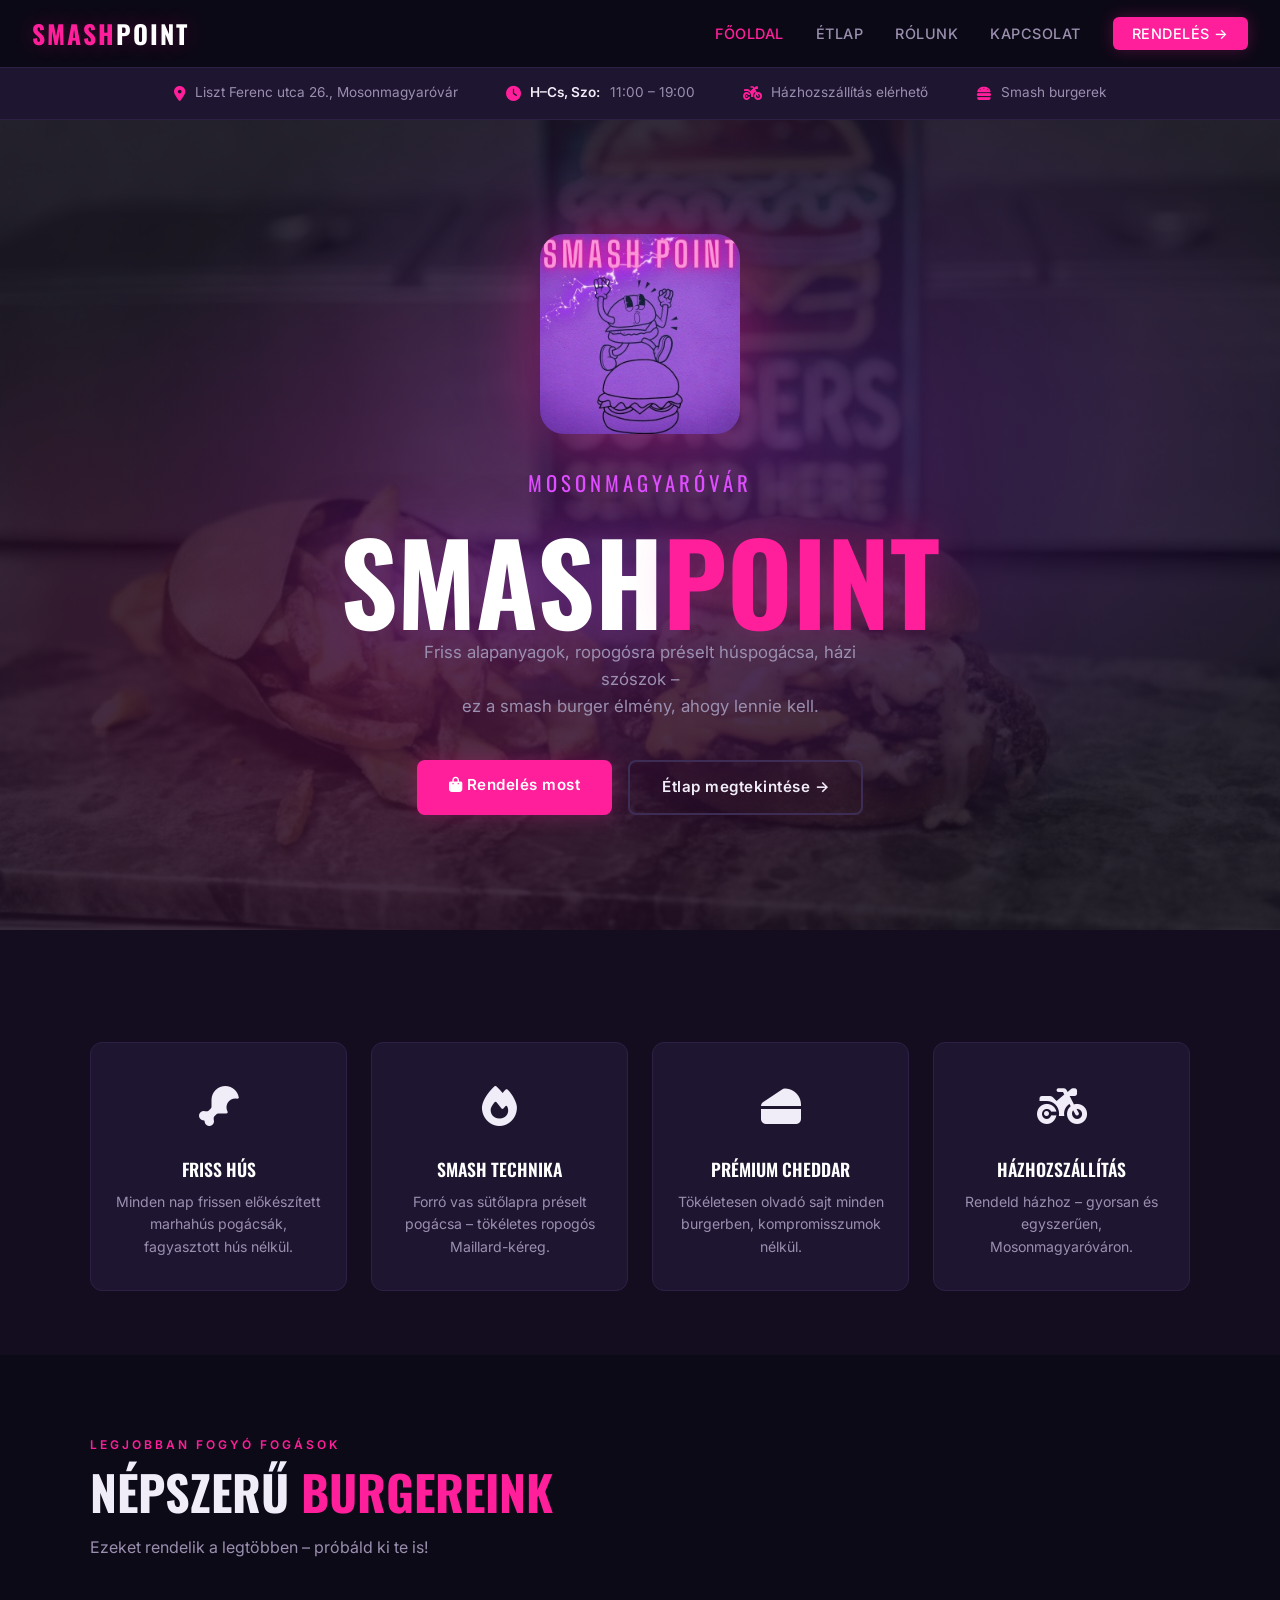
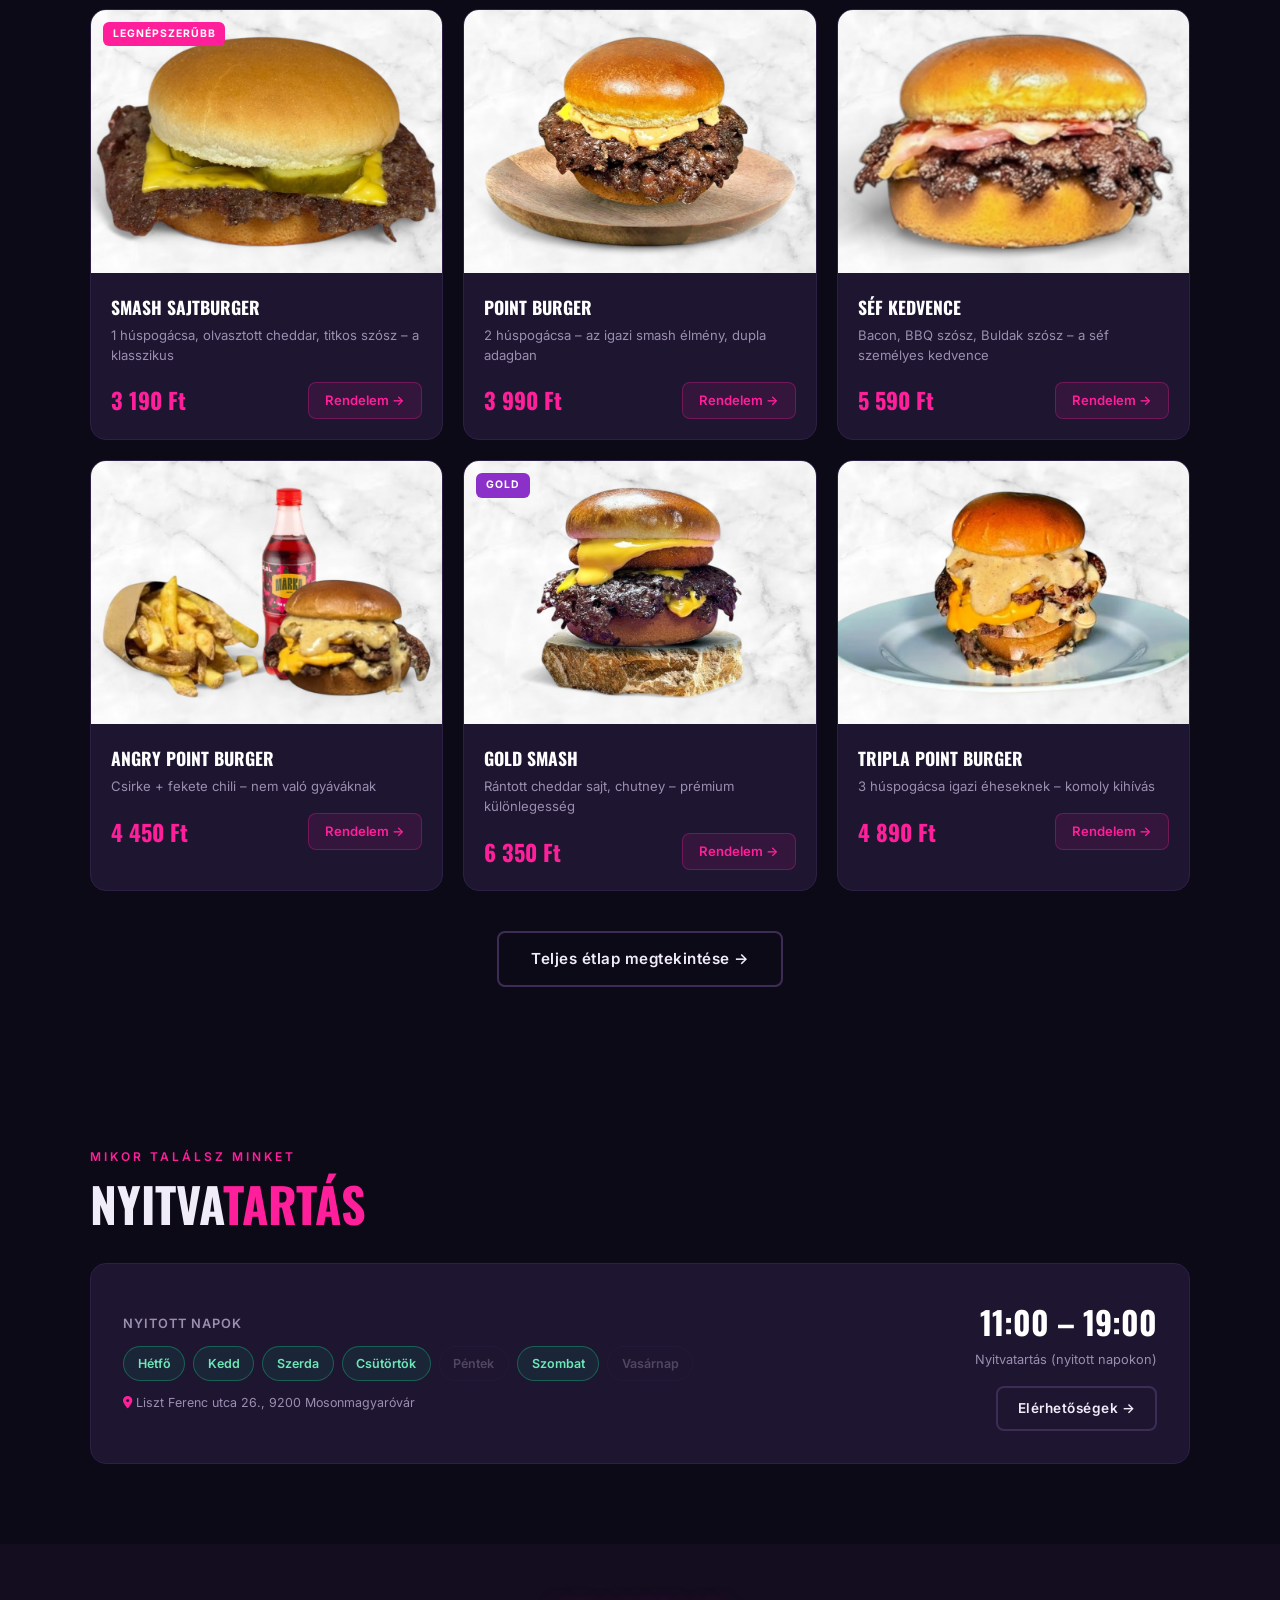
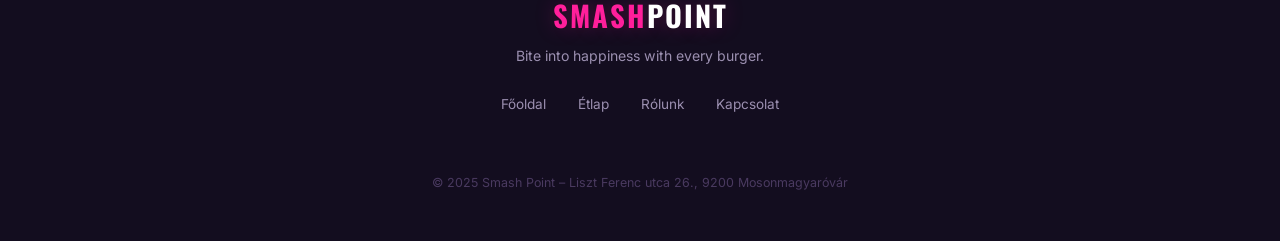
<file: index.html>
<!DOCTYPE html>
<html lang="hu">
<head>
  <meta charset="UTF-8" />
  <meta name="viewport" content="width=device-width, initial-scale=1.0" />
  <title>Smash Point – Mosonmagyaróvár</title>
  <meta name="description" content="Smash Point burgerező Mosonmagyaróváron. Friss smash burgerek, ropogós köretek, különleges szószok. Bite into happiness with every burger." />
  <link rel="stylesheet" href="style.css" />
  <link rel="stylesheet" href="https://cdnjs.cloudflare.com/ajax/libs/font-awesome/6.5.0/css/all.min.css" />
  <style>
    /* ── Stats sáv ── */
    .stats-bar {
      background: var(--card);
      border-bottom: 1px solid var(--border);
      padding: 0.9rem 2rem;
      display: flex;
      justify-content: center;
      gap: 3rem;
      flex-wrap: wrap;
    }
    .stat-pill {
      display: flex;
      align-items: center;
      gap: 0.6rem;
      font-size: 0.85rem;
      color: var(--muted);
    }
    .stat-pill i { color: var(--pink); font-size: 0.95rem; }
    .stat-pill strong { color: var(--text); font-weight: 600; }

    /* ── Bestseller rács ── */
    .bestseller-grid {
      display: grid;
      grid-template-columns: repeat(3, 1fr);
      gap: 1.25rem;
    }

    .bs-card {
      background: var(--card);
      border: 1px solid var(--border);
      border-radius: 16px;
      overflow: hidden;
      transition: transform 0.25s, border-color 0.25s, box-shadow 0.25s;
      position: relative;
    }
    .bs-card:hover {
      transform: translateY(-6px);
      border-color: var(--pink);
      box-shadow: 0 16px 40px rgba(255,31,155,0.15);
    }
    .bs-card img {
      width: 100%;
      aspect-ratio: 4/3;
      object-fit: cover;
      display: block;
    }
    .bs-card-body { padding: 1.25rem; }
    .bs-card h4 {
      font-family: 'Oswald', sans-serif;
      font-size: 1.1rem;
      font-weight: 700;
      text-transform: uppercase;
      color: #fff;
      margin-bottom: 0.3rem;
    }
    .bs-card p { font-size: 0.82rem; color: var(--muted); margin-bottom: 1rem; line-height: 1.5; }
    .bs-card-footer {
      display: flex;
      align-items: center;
      justify-content: space-between;
    }
    .bs-price {
      font-family: 'Oswald', sans-serif;
      font-size: 1.4rem;
      font-weight: 700;
      color: var(--pink);
    }
    .bs-btn {
      background: rgba(255,31,155,0.1);
      border: 1px solid rgba(255,31,155,0.3);
      color: var(--pink);
      border-radius: 8px;
      padding: 0.45rem 1rem;
      font-size: 0.82rem;
      font-weight: 600;
      text-decoration: none;
      transition: all 0.2s;
    }
    .bs-btn:hover { background: var(--pink); color: #fff; }

    .bs-badge {
      position: absolute;
      top: 0.75rem;
      left: 0.75rem;
      background: var(--pink);
      color: #fff;
      font-size: 0.65rem;
      font-weight: 700;
      letter-spacing: 1px;
      text-transform: uppercase;
      padding: 0.25rem 0.6rem;
      border-radius: 6px;
    }

    /* ── How it works ── */
    .steps-grid {
      display: grid;
      grid-template-columns: repeat(4, 1fr);
      gap: 1.5rem;
      position: relative;
    }
    .steps-grid::before {
      content: '';
      position: absolute;
      top: 28px;
      left: 12.5%;
      right: 12.5%;
      height: 2px;
      background: linear-gradient(90deg, var(--pink), var(--purple));
      opacity: 0.3;
    }
    .step-card {
      text-align: center;
      position: relative;
    }
    .step-num {
      width: 56px; height: 56px;
      background: var(--card);
      border: 2px solid var(--pink);
      border-radius: 50%;
      display: flex;
      align-items: center;
      justify-content: center;
      font-family: 'Oswald', sans-serif;
      font-size: 1.3rem;
      font-weight: 700;
      color: var(--pink);
      margin: 0 auto 1rem;
      position: relative;
      z-index: 1;
      box-shadow: 0 0 20px rgba(255,31,155,0.2);
    }
    .step-card h4 {
      font-family: 'Oswald', sans-serif;
      font-size: 1rem;
      font-weight: 700;
      text-transform: uppercase;
      color: #fff;
      margin-bottom: 0.4rem;
    }
    .step-card p { font-size: 0.82rem; color: var(--muted); line-height: 1.5; }

    /* ── Nyitvatartás banner ── */
    .hours-banner {
      background: var(--card);
      border: 1px solid var(--border);
      border-radius: 16px;
      padding: 2rem;
      display: grid;
      grid-template-columns: 1fr auto;
      gap: 2rem;
      align-items: center;
    }
    .hours-banner-days {
      display: flex;
      gap: 0.5rem;
      flex-wrap: wrap;
    }
    .day-pill {
      padding: 0.4rem 0.85rem;
      border-radius: 20px;
      font-size: 0.78rem;
      font-weight: 600;
      border: 1px solid var(--border);
      color: var(--muted);
    }
    .day-pill.open {
      background: rgba(16,185,129,0.1);
      border-color: rgba(16,185,129,0.4);
      color: #6ee7b7;
    }
    .day-pill.closed {
      opacity: 0.4;
    }
    .hours-banner-time {
      text-align: right;
      white-space: nowrap;
    }
    .hours-banner-time .time {
      font-family: 'Oswald', sans-serif;
      font-size: 2rem;
      font-weight: 700;
      color: #fff;
    }
    .hours-banner-time p { font-size: 0.8rem; color: var(--muted); margin-top: 0.2rem; }

    /* ── Responsive ── */
    @media (max-width: 768px) {
      .bestseller-grid { grid-template-columns: 1fr; }
      .steps-grid { grid-template-columns: repeat(2,1fr); }
      .steps-grid::before { display: none; }
      .hours-banner { grid-template-columns: 1fr; }
      .hours-banner-time { text-align: left; }
    }
    @media (max-width: 480px) {
      .stats-bar { gap: 1.5rem; padding: 0.75rem 1rem; }
      .steps-grid { grid-template-columns: 1fr; }
    }
  </style>
</head>
<body>

  <nav>
    <a href="index.html" class="nav-logo">SMASH<span>POINT</span></a>
    <button class="hamburger" id="hamburger" aria-label="Menü megnyitása">
      <span></span><span></span><span></span>
    </button>
    <ul class="nav-links" id="nav-links">
      <li><a href="index.html" class="active">Főoldal</a></li>
      <li><a href="etlap.html">Étlap</a></li>
      <li><a href="rolunk.html">Rólunk</a></li>
      <li><a href="kapcsolat.html">Kapcsolat</a></li>
      <li><a href="rendeles.html" class="nav-order-btn">Rendelés →</a></li>
    </ul>
  </nav>

  <!-- STATS SÁV -->
  <div class="stats-bar">
    <div class="stat-pill"><i class="fa-solid fa-location-dot"></i><span>Liszt Ferenc utca 26., Mosonmagyaróvár</span></div>
    <div class="stat-pill"><i class="fa-solid fa-clock"></i><strong>H–Cs, Szo:</strong><span>11:00 – 19:00</span></div>
    <div class="stat-pill"><i class="fa-solid fa-motorcycle"></i><span>Házhozszállítás elérhető</span></div>
    <div class="stat-pill"><i class="fa-solid fa-burger"></i><span>Smash burgerek</span></div>
  </div>

  <!-- HERO -->
  <section class="hero">
    <div class="hero-bg-img"></div>
    <div class="hero-content">
      <img src="img/logo.jpg" alt="Smash Point logó" class="hero-logo-img" />
      <div class="hero-sub">Mosonmagyaróvár</div>
      <h1>SMASH<span>POINT</span></h1>
      <p>Friss alapanyagok, ropogósra préselt húspogácsa, házi szószok –<br>ez a smash burger élmény, ahogy lennie kell.</p>
      <div class="hero-btns">
        <a href="rendeles.html" class="btn btn-primary"><i class="fa-solid fa-bag-shopping"></i> Rendelés most</a>
        <a href="etlap.html" class="btn btn-outline">Étlap megtekintése →</a>
      </div>
    </div>
  </section>

  <!-- FEATURES -->
  <section style="background:var(--dark2);padding:4rem 2rem;">
    <div class="container">
      <div class="features-grid">
        <div class="feature-card">
          <div class="feature-icon"><i class="fa-solid fa-drumstick-bite"></i></div>
          <h3>Friss Hús</h3>
          <p>Minden nap frissen előkészített marhahús pogácsák, fagyasztott hús nélkül.</p>
        </div>
        <div class="feature-card">
          <div class="feature-icon"><i class="fa-solid fa-fire"></i></div>
          <h3>Smash Technika</h3>
          <p>Forró vas sütőlapra préselt pogácsa – tökéletes ropogós Maillard-kéreg.</p>
        </div>
        <div class="feature-card">
          <div class="feature-icon"><i class="fa-solid fa-cheese"></i></div>
          <h3>Prémium Cheddar</h3>
          <p>Tökéletesen olvadó sajt minden burgerben, kompromisszumok nélkül.</p>
        </div>
        <div class="feature-card">
          <div class="feature-icon"><i class="fa-solid fa-motorcycle"></i></div>
          <h3>Házhozszállítás</h3>
          <p>Rendeld házhoz – gyorsan és egyszerűen, Mosonmagyaróváron.</p>
        </div>
      </div>
    </div>
  </section>

  <!-- BESTSELLER -->
  <section>
    <div class="container">
      <div class="section-label">Legjobban fogyó fogások</div>
      <h2 class="section-title">Népszerű <span>Burgereink</span></h2>
      <p class="section-desc">Ezeket rendelik a legtöbben – próbáld ki te is!</p>

      <div class="bestseller-grid">
        <div class="bs-card">
          <span class="bs-badge">Legnépszerűbb</span>
          <img src="img/smash_sajtburger.jpg" alt="Smash Sajtburger" />
          <div class="bs-card-body">
            <h4>Smash Sajtburger</h4>
            <p>1 húspogácsa, olvasztott cheddar, titkos szósz – a klasszikus</p>
            <div class="bs-card-footer">
              <span class="bs-price">3 190 Ft</span>
              <a href="rendeles.html" class="bs-btn">Rendelem →</a>
            </div>
          </div>
        </div>

        <div class="bs-card">
          <img src="img/point_burger.jpg" alt="Point Burger" />
          <div class="bs-card-body">
            <h4>Point Burger</h4>
            <p>2 húspogácsa – az igazi smash élmény, dupla adagban</p>
            <div class="bs-card-footer">
              <span class="bs-price">3 990 Ft</span>
              <a href="rendeles.html" class="bs-btn">Rendelem →</a>
            </div>
          </div>
        </div>

        <div class="bs-card">
          <img src="img/sef_kedvence.jpg" alt="Séf Kedvence" />
          <div class="bs-card-body">
            <h4>Séf Kedvence</h4>
            <p>Bacon, BBQ szósz, Buldak szósz – a séf személyes kedvence</p>
            <div class="bs-card-footer">
              <span class="bs-price">5 590 Ft</span>
              <a href="rendeles.html" class="bs-btn">Rendelem →</a>
            </div>
          </div>
        </div>

        <div class="bs-card">
          <img src="img/angry_burger_menu.jpg" alt="Angry Point Burger" />
          <div class="bs-card-body">
            <h4>Angry Point Burger</h4>
            <p>Csirke + fekete chili – nem való gyáváknak</p>
            <div class="bs-card-footer">
              <span class="bs-price">4 450 Ft</span>
              <a href="rendeles.html" class="bs-btn">Rendelem →</a>
            </div>
          </div>
        </div>

        <div class="bs-card">
          <span class="bs-badge" style="background:var(--purple);">Gold</span>
          <img src="img/gold_smash.jpg" alt="Gold Smash" />
          <div class="bs-card-body">
            <h4>Gold Smash</h4>
            <p>Rántott cheddar sajt, chutney – prémium különlegesség</p>
            <div class="bs-card-footer">
              <span class="bs-price">6 350 Ft</span>
              <a href="rendeles.html" class="bs-btn">Rendelem →</a>
            </div>
          </div>
        </div>

        <div class="bs-card">
          <img src="img/tripla_burger.jpg" alt="Tripla Point Burger" />
          <div class="bs-card-body">
            <h4>Tripla Point Burger</h4>
            <p>3 húspogácsa igazi éheseknek – komoly kihívás</p>
            <div class="bs-card-footer">
              <span class="bs-price">4 890 Ft</span>
              <a href="rendeles.html" class="bs-btn">Rendelem →</a>
            </div>
          </div>
        </div>
      </div>

      <div style="text-align:center;margin-top:2.5rem;">
        <a href="etlap.html" class="btn btn-outline">Teljes étlap megtekintése →</a>
      </div>
    </div>
  </section>

  <!-- NYITVATARTÁS -->
  <section>
    <div class="container">
      <div class="section-label">Mikor találsz minket</div>
      <h2 class="section-title" style="margin-bottom:2rem;">Nyitva<span>tartás</span></h2>

      <div class="hours-banner">
        <div>
          <p style="font-size:0.8rem;color:var(--muted);margin-bottom:0.75rem;text-transform:uppercase;letter-spacing:1px;font-weight:600;">Nyitott napok</p>
          <div class="hours-banner-days">
            <span class="day-pill open">Hétfő</span>
            <span class="day-pill open">Kedd</span>
            <span class="day-pill open">Szerda</span>
            <span class="day-pill open">Csütörtök</span>
            <span class="day-pill closed">Péntek</span>
            <span class="day-pill open">Szombat</span>
            <span class="day-pill closed">Vasárnap</span>
          </div>
          <p style="font-size:0.78rem;color:var(--muted);margin-top:0.75rem;">
            <i class="fa-solid fa-location-dot" style="color:var(--pink)"></i>
            Liszt Ferenc utca 26., 9200 Mosonmagyaróvár
          </p>
        </div>
        <div class="hours-banner-time">
          <div class="time">11:00 – 19:00</div>
          <p>Nyitvatartás (nyitott napokon)</p>
          <a href="kapcsolat.html" class="btn btn-outline" style="margin-top:1rem;display:inline-block;font-size:0.85rem;padding:0.6rem 1.25rem;">Elérhetőségek →</a>
        </div>
      </div>
    </div>
  </section>

  <footer>
    <div class="footer-logo">SMASH<span>POINT</span></div>
    <p class="footer-tagline">Bite into happiness with every burger.</p>
    <ul class="footer-links">
      <li><a href="index.html">Főoldal</a></li>
      <li><a href="etlap.html">Étlap</a></li>
      <li><a href="rolunk.html">Rólunk</a></li>
      <li><a href="kapcsolat.html">Kapcsolat</a></li>
    </ul>
    <div class="footer-bottom">
      <p>© 2025 Smash Point – Liszt Ferenc utca 26., 9200 Mosonmagyaróvár</p>
    </div>
  </footer>

  <script>
    document.getElementById('hamburger').addEventListener('click', () => {
      document.getElementById('nav-links').classList.toggle('open');
    });
  </script>
</body>
</html>
</file>
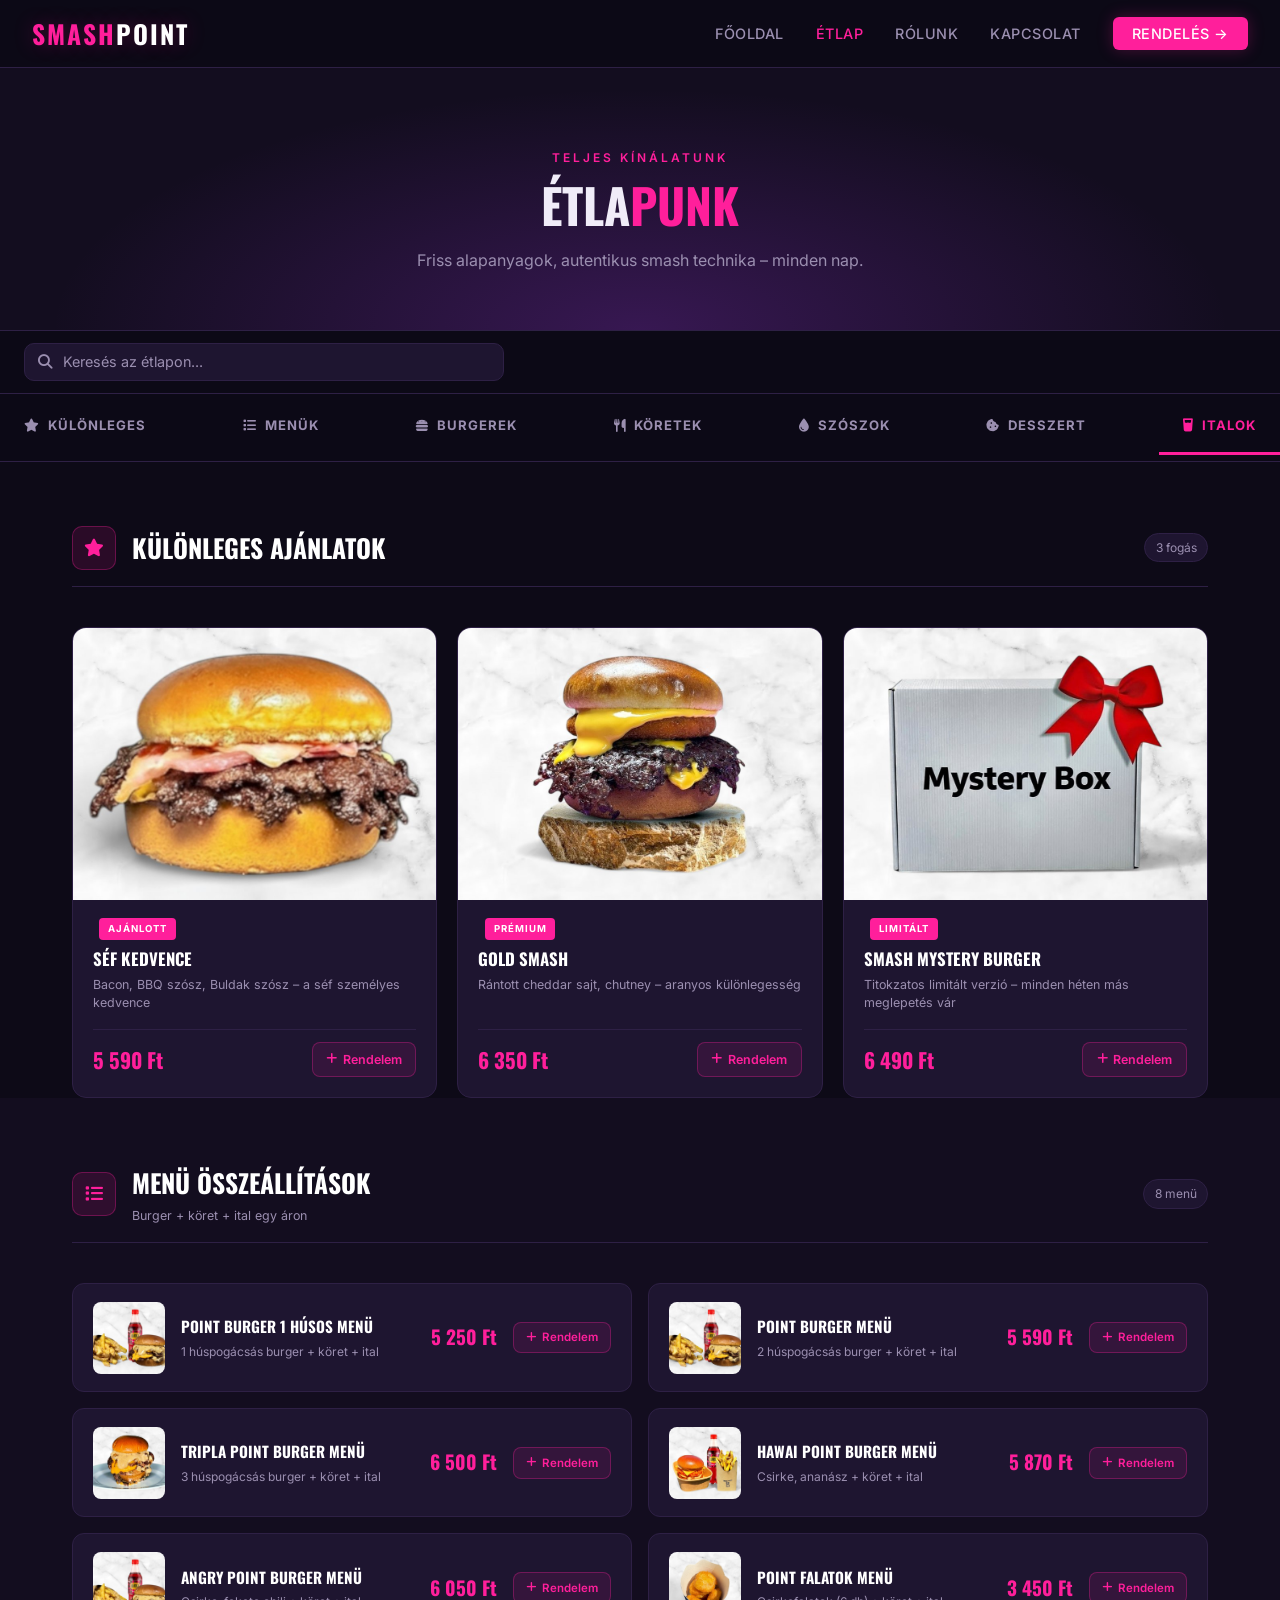
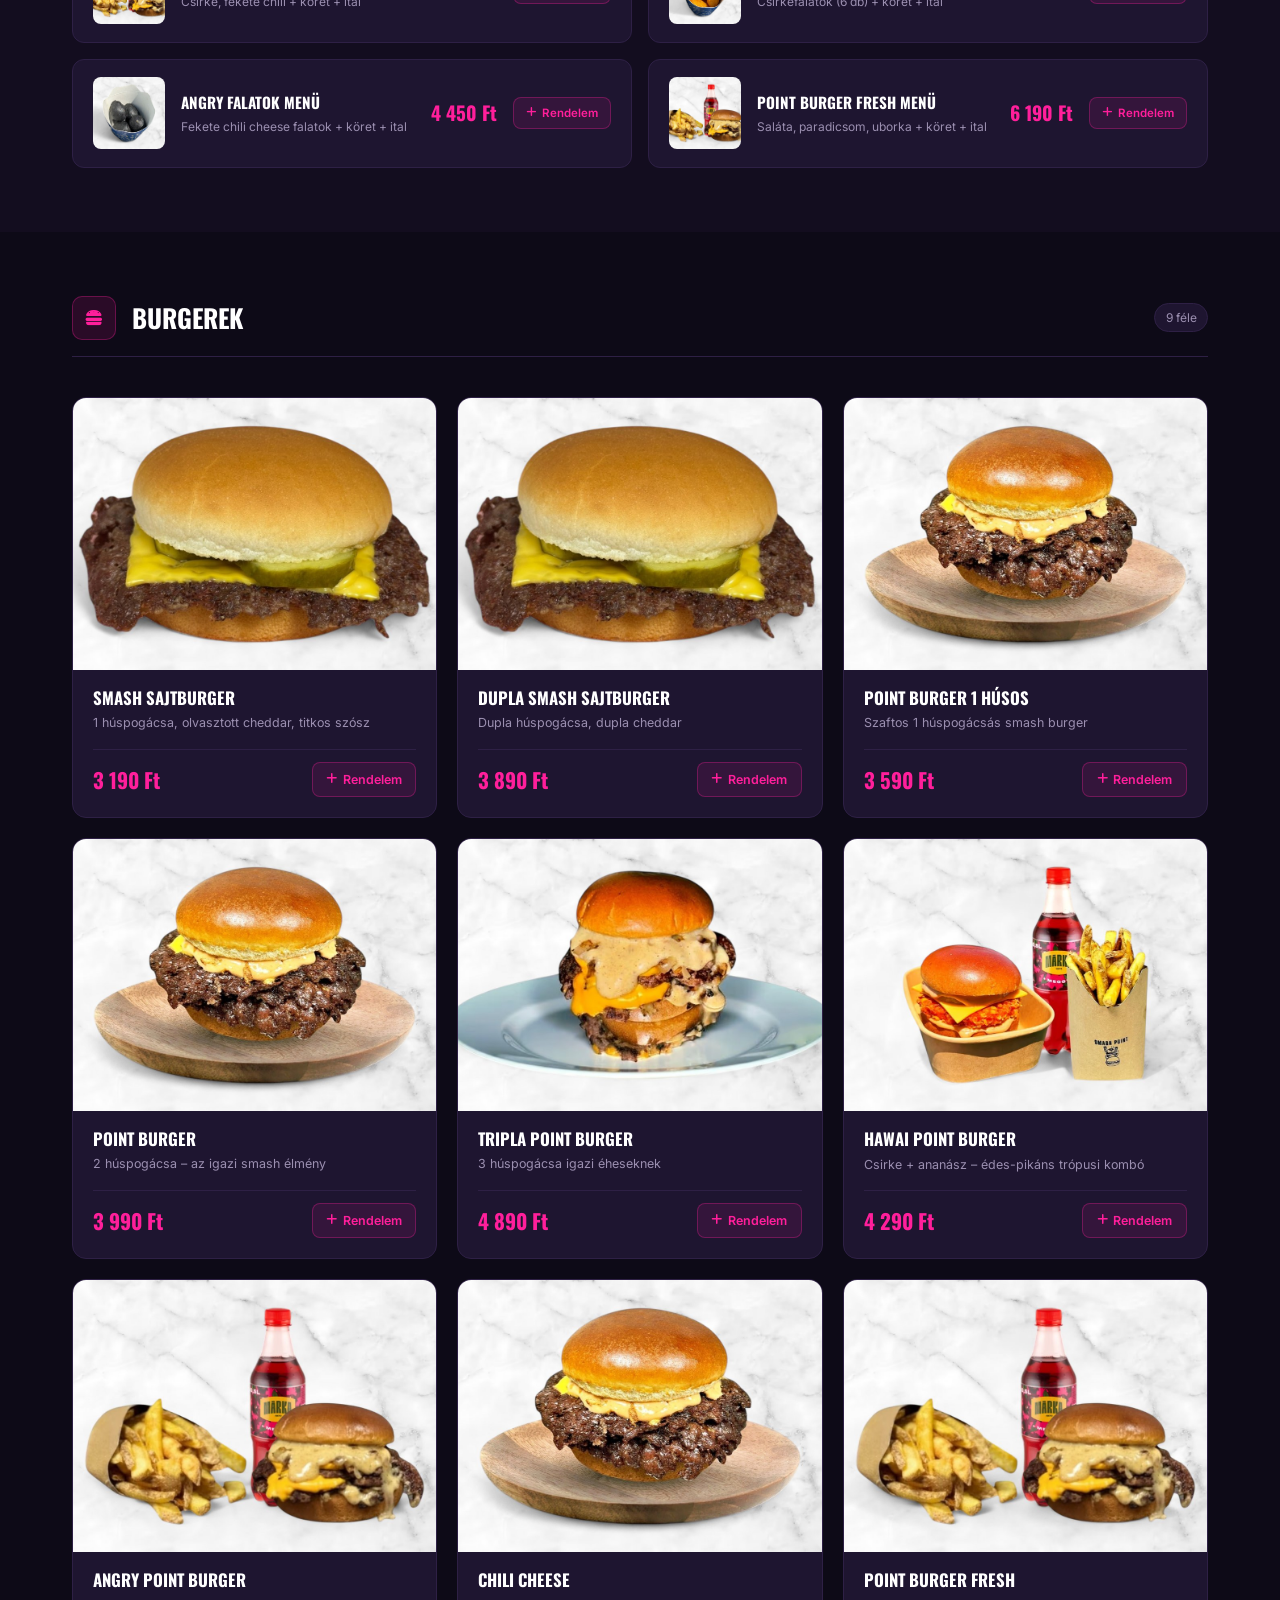
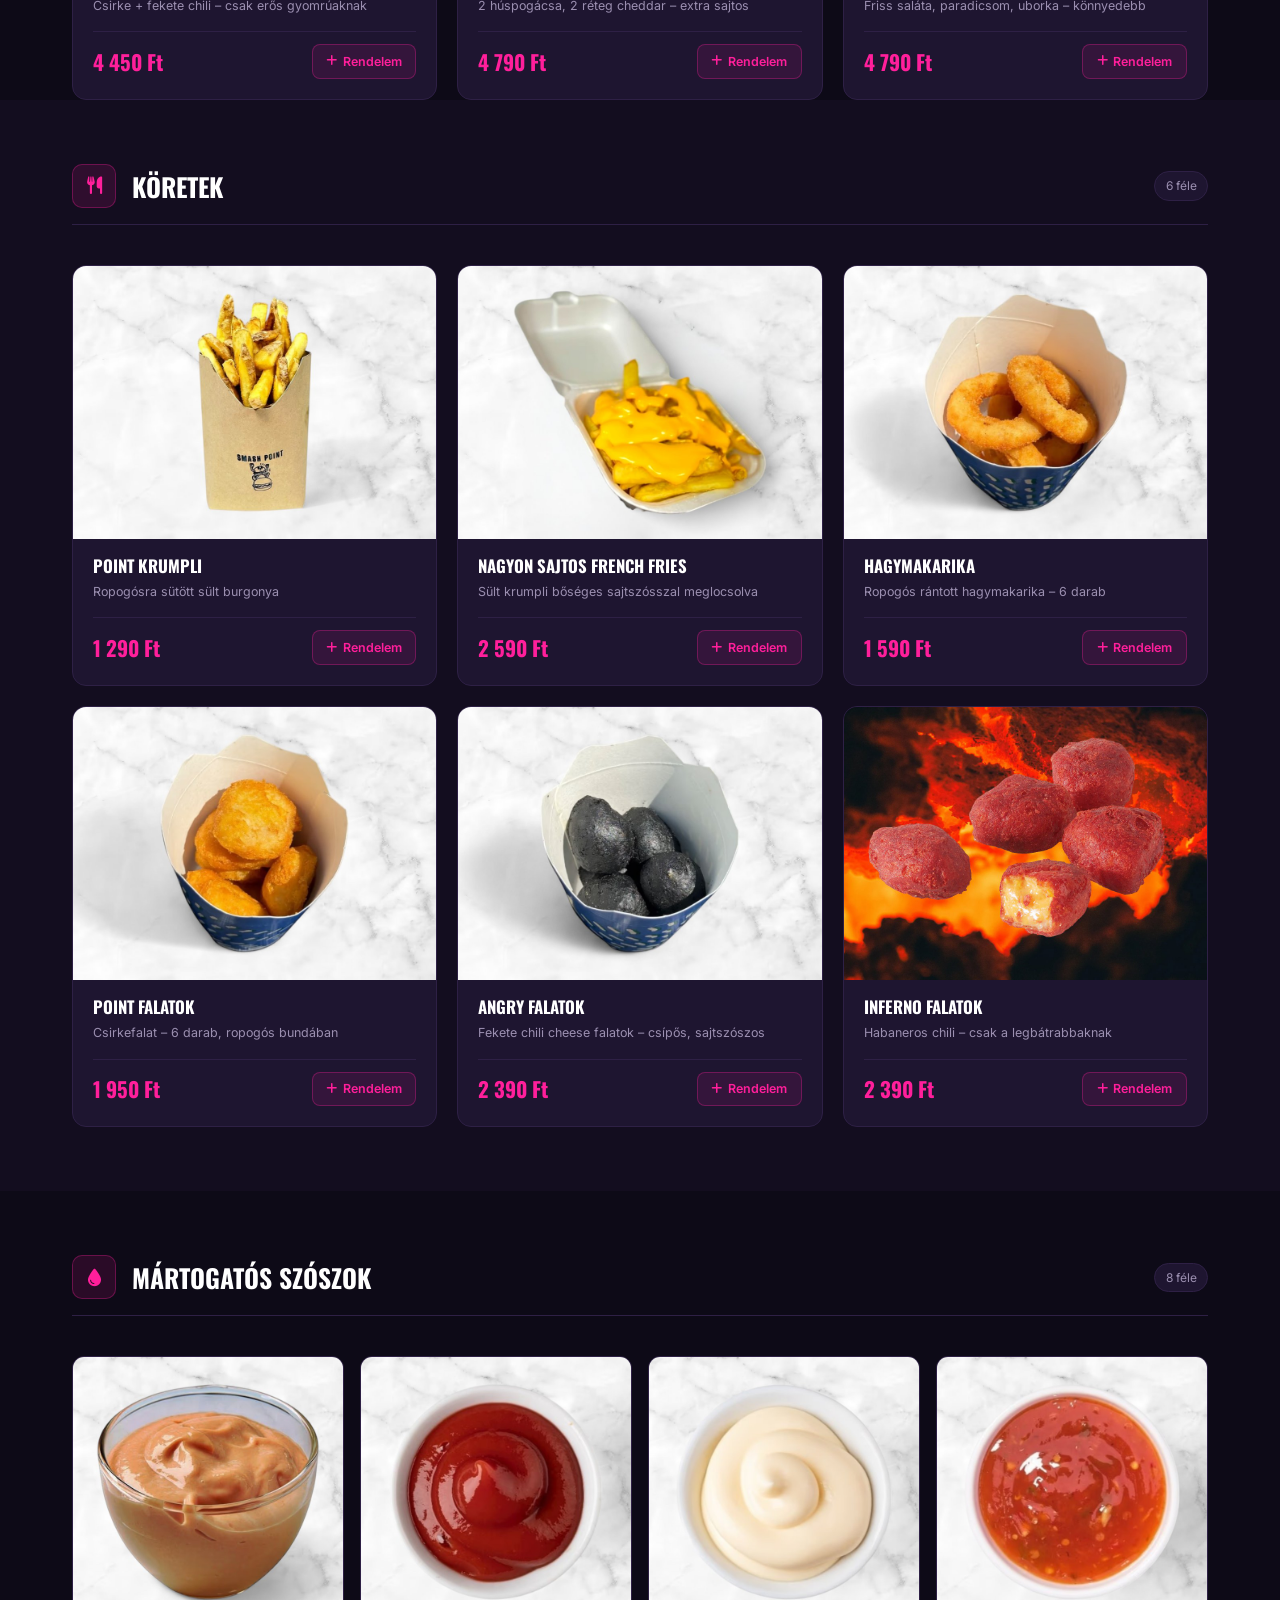
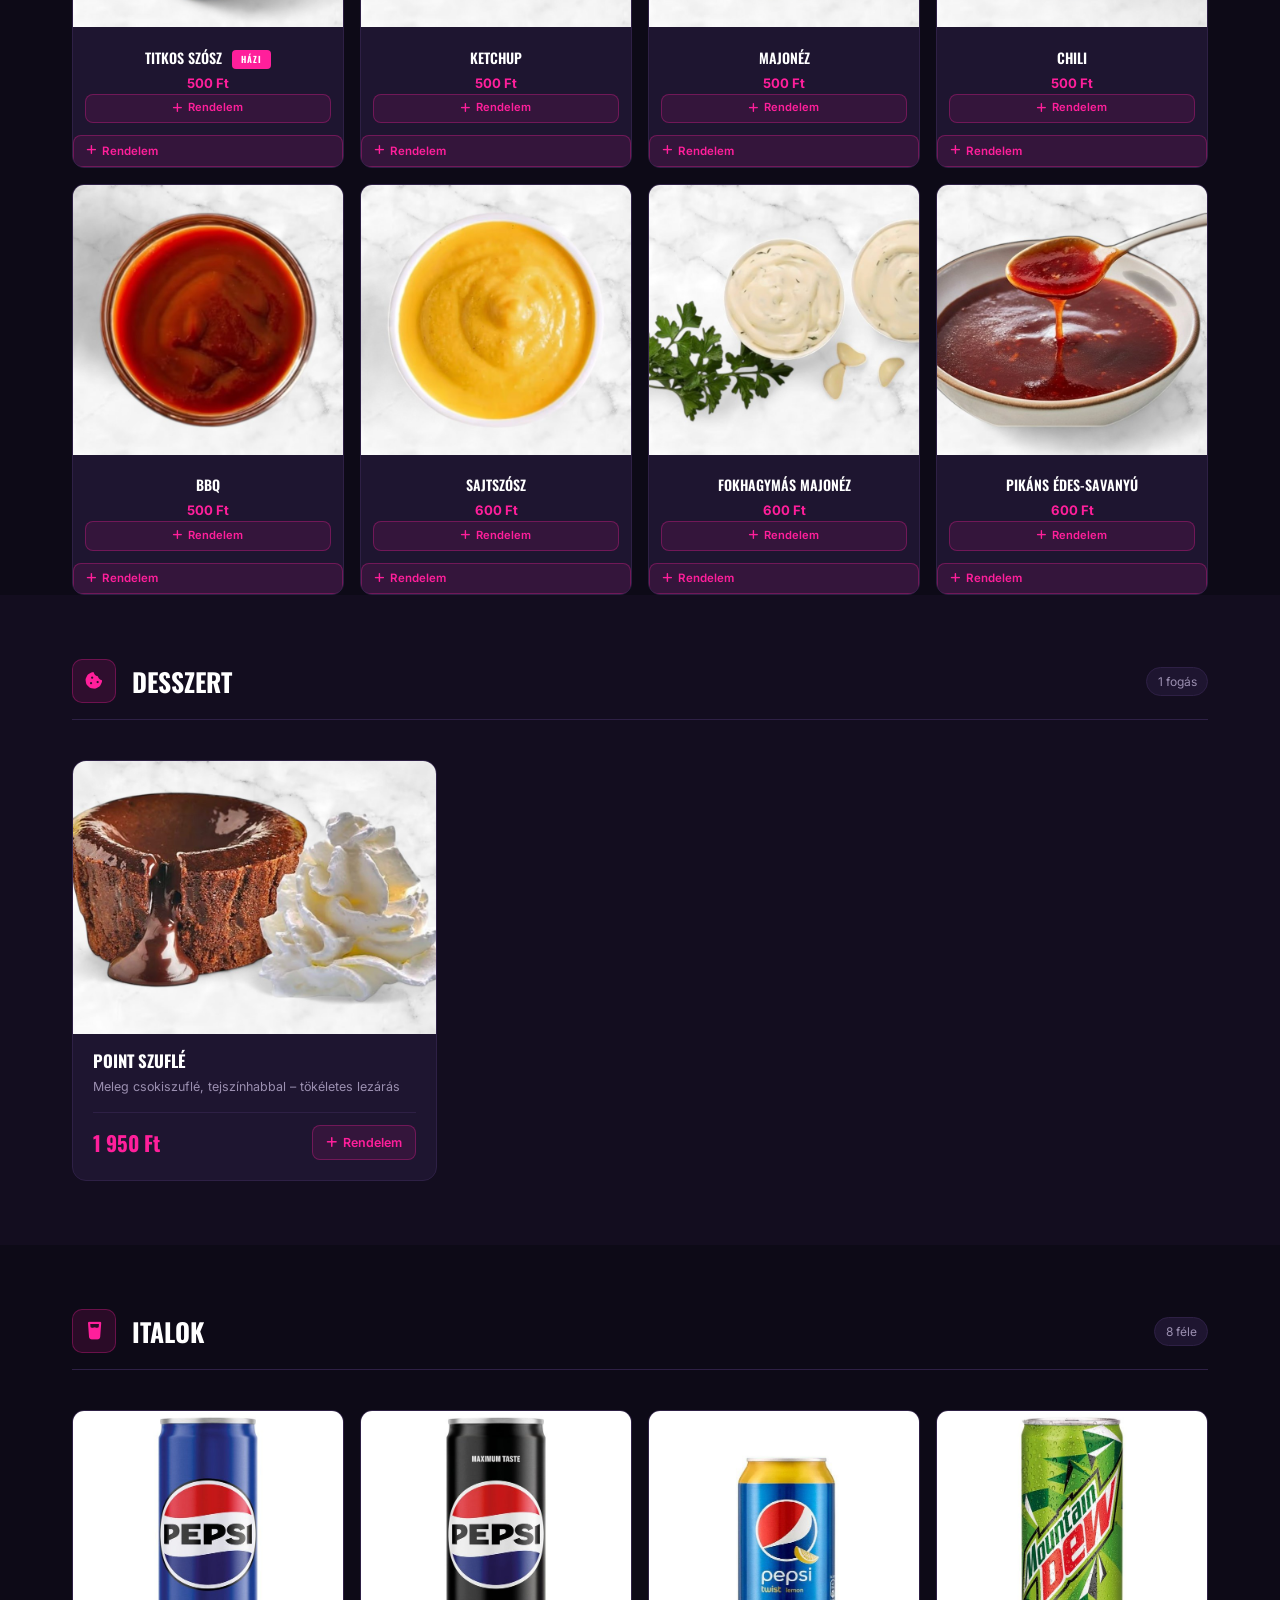
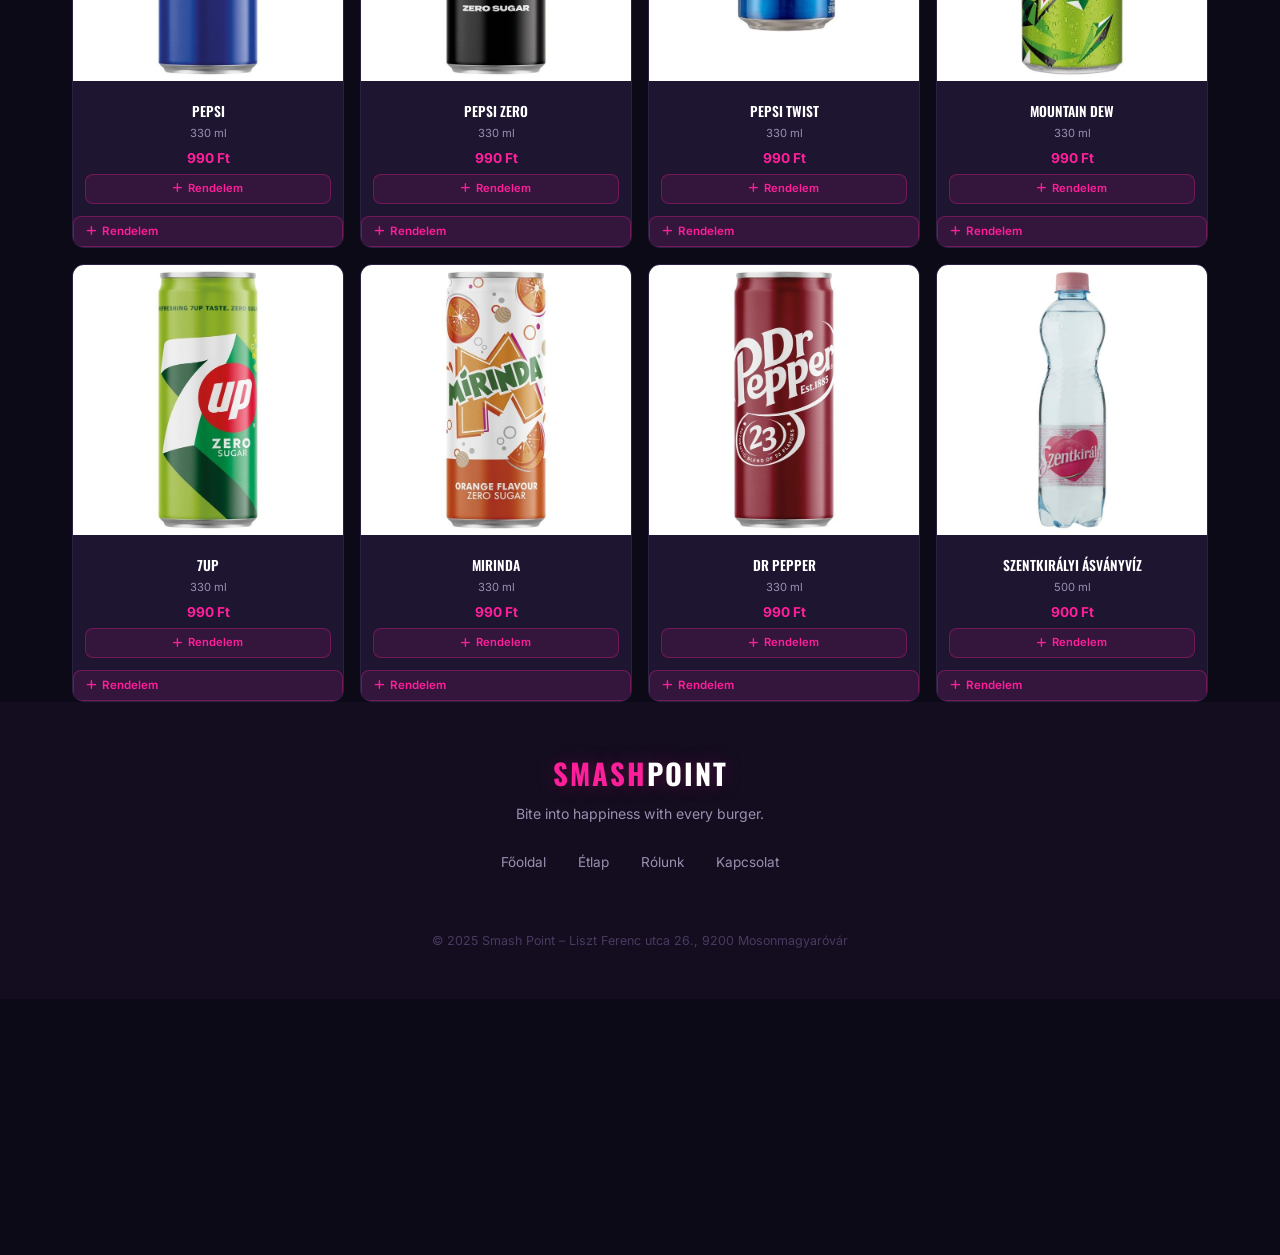
<file: etlap.html>
<!DOCTYPE html>
<html lang="hu">
<head>
  <meta charset="UTF-8" />
  <meta name="viewport" content="width=device-width, initial-scale=1.0" />
  <title>Étlap – Smash Point Mosonmagyaróvár</title>
  <meta name="description" content="Smash Point teljes étlapja: burgerek, köretek, szószok, desszert és italok." />
  <link rel="stylesheet" href="style.css" />
  <link rel="stylesheet" href="https://cdnjs.cloudflare.com/ajax/libs/font-awesome/6.5.0/css/all.min.css" />
  <style>
    /* ── Kereső sáv ────────────────────────────────── */
    .search-bar {
      position: sticky;
      top: 68px;
      z-index: 51;
      background: rgba(13,10,23,0.97);
      backdrop-filter: blur(14px);
      border-bottom: 1px solid var(--border);
      padding: 0.75rem 1.5rem;
      display: flex;
      align-items: center;
      gap: 0.75rem;
    }
    .search-input-wrap {
      position: relative;
      flex: 1;
      max-width: 480px;
    }
    .search-input-wrap i {
      position: absolute;
      left: 0.9rem;
      top: 50%;
      transform: translateY(-50%);
      color: var(--muted);
      font-size: 0.9rem;
      pointer-events: none;
    }
    .search-input {
      width: 100%;
      background: var(--card);
      border: 1px solid var(--border);
      color: var(--text);
      padding: 0.6rem 0.9rem 0.6rem 2.4rem;
      border-radius: 10px;
      font-size: 0.9rem;
      font-family: 'Inter', sans-serif;
      outline: none;
      transition: border-color 0.2s;
    }
    .search-input:focus { border-color: var(--pink); }
    .search-input::placeholder { color: var(--muted); }
    .search-clear {
      position: absolute;
      right: 0.75rem;
      top: 50%;
      transform: translateY(-50%);
      background: none;
      border: none;
      color: var(--muted);
      cursor: pointer;
      font-size: 0.85rem;
      display: none;
    }
    .search-clear.show { display: block; }
    .search-clear:hover { color: var(--pink); }
    .search-results-count {
      font-size: 0.8rem;
      color: var(--muted);
      white-space: nowrap;
    }
    .search-results-count span { color: var(--pink); font-weight: 700; }

    /* Keresési eredmény highlight */
    .search-highlight { color: var(--pink); font-weight: 700; }

    /* Ha nincs találat */
    .no-results {
      text-align: center;
      padding: 3rem 2rem;
      color: var(--muted);
      display: none;
    }
    .no-results i { font-size: 2.5rem; margin-bottom: 1rem; display: block; opacity: 0.3; }

    /* ── Kategória nav ─────────────────────────────── */
    .cat-nav {
      position: sticky;
      top: 118px;
      z-index: 50;
      background: rgba(13,10,23,0.96);
      backdrop-filter: blur(14px);
      border-bottom: 1px solid var(--border);
      padding: 0;
      display: flex;
      overflow-x: auto;
      scrollbar-width: none;
      transition: top 0.2s;
    }
    .cat-nav::-webkit-scrollbar { display: none; }
    .cat-nav.search-active { top: 68px; }

    .cat-tab {
      padding: 1rem 1.5rem;
      font-size: 0.82rem;
      font-weight: 700;
      text-transform: uppercase;
      letter-spacing: 1px;
      color: var(--muted);
      text-decoration: none;
      white-space: nowrap;
      border-bottom: 3px solid transparent;
      transition: all 0.2s;
      display: flex;
      align-items: center;
      gap: 0.5rem;
    }
    .cat-tab:hover { color: var(--text); }
    .cat-tab.active { color: var(--pink); border-bottom-color: var(--pink); }

    /* ── Szekció ───────────────────────────────────── */
    .etlap-section {
      padding: 4rem 0;
    }
    .etlap-section.dark {
      background: var(--dark2);
    }
    .etlap-inner {
      max-width: 1200px;
      margin: 0 auto;
      padding: 0 2rem;
    }

    .section-hdr {
      display: flex;
      align-items: center;
      gap: 1rem;
      margin-bottom: 2.5rem;
      padding-bottom: 1rem;
      border-bottom: 1px solid var(--border);
    }
    .section-hdr-icon {
      width: 44px; height: 44px;
      background: rgba(255,31,155,0.12);
      border: 1px solid rgba(255,31,155,0.3);
      border-radius: 10px;
      display: flex; align-items: center; justify-content: center;
      font-size: 1.1rem;
      color: var(--pink);
      flex-shrink: 0;
    }
    .section-hdr h2 {
      font-family: 'Oswald', sans-serif;
      font-size: 1.6rem;
      font-weight: 700;
      text-transform: uppercase;
      color: #fff;
    }
    .section-hdr-count {
      margin-left: auto;
      font-size: 0.75rem;
      color: var(--muted);
      background: var(--card);
      border: 1px solid var(--border);
      padding: 0.25rem 0.65rem;
      border-radius: 20px;
    }

    /* ── Kártya grid ───────────────────────────────── */
    .items-grid {
      display: grid;
      grid-template-columns: repeat(3, 1fr);
      gap: 1.25rem;
    }

    .item-card {
      background: var(--card);
      border: 1px solid var(--border);
      border-radius: 14px;
      overflow: hidden;
      transition: transform 0.2s, border-color 0.2s, box-shadow 0.2s;
      display: flex;
      flex-direction: column;
    }
    .item-card:hover {
      transform: translateY(-4px);
      border-color: var(--pink);
      box-shadow: 0 12px 36px rgba(255,31,155,0.12);
    }

    .item-card-img {
      width: 100%;
      aspect-ratio: 4/3;
      object-fit: cover;
      display: block;
    }
    .item-card-img-placeholder {
      width: 100%;
      aspect-ratio: 4/3;
      background: var(--card2);
      display: flex;
      align-items: center;
      justify-content: center;
      font-size: 3rem;
      color: var(--border2);
    }

    .item-card-body {
      padding: 1.1rem 1.25rem 1.25rem;
      display: flex;
      flex-direction: column;
      flex: 1;
    }

    .item-card-badges {
      display: flex;
      gap: 0.4rem;
      margin-bottom: 0.6rem;
      flex-wrap: wrap;
    }

    .item-card h4 {
      font-family: 'Oswald', sans-serif;
      font-size: 1.05rem;
      font-weight: 700;
      text-transform: uppercase;
      color: #fff;
      margin-bottom: 0.4rem;
      line-height: 1.2;
    }

    .item-card p {
      font-size: 0.78rem;
      color: var(--muted);
      line-height: 1.5;
      flex: 1;
      margin-bottom: 1rem;
    }

    .item-card-footer {
      display: flex;
      align-items: center;
      justify-content: space-between;
      margin-top: auto;
      padding-top: 0.75rem;
      border-top: 1px solid var(--border);
    }

    .item-price {
      font-family: 'Oswald', sans-serif;
      font-size: 1.3rem;
      font-weight: 700;
      color: var(--pink);
    }

    .item-order-btn {
      background: rgba(255,31,155,0.1);
      border: 1px solid rgba(255,31,155,0.3);
      color: var(--pink);
      border-radius: 8px;
      padding: 0.4rem 0.85rem;
      font-size: 0.78rem;
      font-weight: 600;
      text-decoration: none;
      transition: all 0.2s;
      display: flex;
      align-items: center;
      gap: 0.35rem;
    }
    .item-order-btn:hover {
      background: var(--pink);
      color: #fff;
      border-color: var(--pink);
    }

    /* ── Menü összeállítások ──────────────────────── */
    .combo-grid {
      display: grid;
      grid-template-columns: repeat(2, 1fr);
      gap: 1rem;
    }

    .combo-card {
      background: var(--card);
      border: 1px solid var(--border);
      border-radius: 12px;
      padding: 1.1rem 1.25rem;
      display: flex;
      align-items: center;
      gap: 1rem;
      transition: border-color 0.2s, transform 0.2s;
    }
    .combo-card:hover { border-color: var(--pink); transform: translateX(4px); }

    .combo-img {
      width: 72px; height: 72px;
      object-fit: cover;
      border-radius: 8px;
      flex-shrink: 0;
    }

    .combo-info { flex: 1; min-width: 0; }
    .combo-info h4 {
      font-family: 'Oswald', sans-serif;
      font-size: 0.95rem;
      font-weight: 700;
      text-transform: uppercase;
      color: #fff;
      margin-bottom: 0.2rem;
    }
    .combo-info p { font-size: 0.75rem; color: var(--muted); }
    .combo-price {
      font-family: 'Oswald', sans-serif;
      font-size: 1.2rem;
      font-weight: 700;
      color: var(--pink);
      white-space: nowrap;
      flex-shrink: 0;
    }

    /* ── Szószok grid ─────────────────────────────── */
    .sauce-grid {
      display: grid;
      grid-template-columns: repeat(4, 1fr);
      gap: 1rem;
    }

    .sauce-card {
      background: var(--card);
      border: 1px solid var(--border);
      border-radius: 12px;
      overflow: hidden;
      text-align: center;
      transition: border-color 0.2s, transform 0.2s;
    }
    .sauce-card:hover { border-color: var(--pink); transform: translateY(-3px); }
    .sauce-card img {
      width: 100%; aspect-ratio: 1;
      object-fit: cover;
    }
    .sauce-card-body { padding: 0.75rem; }
    .sauce-card h4 {
      font-family: 'Oswald', sans-serif;
      font-size: 0.88rem;
      font-weight: 600;
      text-transform: uppercase;
      color: #fff;
      margin-bottom: 0.2rem;
    }
    .sauce-price {
      font-size: 0.82rem;
      color: var(--pink);
      font-weight: 700;
    }

    /* ── Italok ───────────────────────────────────── */
    .drink-grid {
      display: grid;
      grid-template-columns: repeat(4, 1fr);
      gap: 1rem;
    }
    .drink-card {
      background: var(--card);
      border: 1px solid var(--border);
      border-radius: 12px;
      overflow: hidden;
      text-align: center;
      transition: border-color 0.2s, transform 0.2s;
    }
    .drink-card:hover { border-color: var(--purple); transform: translateY(-3px); }
    .drink-card img { width: 100%; aspect-ratio: 1; object-fit: cover; }
    .drink-card-body { padding: 0.75rem; }
    .drink-card h4 {
      font-family: 'Oswald', sans-serif;
      font-size: 0.85rem;
      font-weight: 600;
      text-transform: uppercase;
      color: #fff;
      margin-bottom: 0.15rem;
    }
    .drink-card p { font-size: 0.7rem; color: var(--muted); margin-bottom: 0.3rem; }
    .drink-price { font-size: 0.85rem; color: var(--pink); font-weight: 700; }

    /* ── Responsive ───────────────────────────────── */
    @media (max-width: 1024px) {
      .items-grid { grid-template-columns: repeat(2, 1fr); }
      .sauce-grid  { grid-template-columns: repeat(3, 1fr); }
      .drink-grid  { grid-template-columns: repeat(3, 1fr); }
    }
    @media (max-width: 640px) {
      .menu-section { padding: 3rem 1rem; }
      .items-grid  { grid-template-columns: 1fr; }
      .combo-grid  { grid-template-columns: 1fr; }
      .sauce-grid  { grid-template-columns: repeat(2, 1fr); }
      .drink-grid  { grid-template-columns: repeat(2, 1fr); }
      .cat-tab { padding: 0.85rem 1rem; font-size: 0.75rem; }
    }
  </style>
</head>
<body>

  <nav>
    <a href="index.html" class="nav-logo">SMASH<span>POINT</span></a>
    <button class="hamburger" id="hamburger" aria-label="Menü megnyitása">
      <span></span><span></span><span></span>
    </button>
    <ul class="nav-links" id="nav-links">
      <li><a href="index.html">Főoldal</a></li>
      <li><a href="etlap.html" class="active">Étlap</a></li>
      <li><a href="rolunk.html">Rólunk</a></li>
      <li><a href="kapcsolat.html">Kapcsolat</a></li>
      <li><a href="rendeles.html" class="nav-order-btn">Rendelés →</a></li>
    </ul>
  </nav>

  <!-- PAGE HERO -->
  <div class="page-hero">
    <div class="section-label">Teljes kínálatunk</div>
    <h1 class="section-title">ÉTLA<span>PUNK</span></h1>
    <p style="color:var(--muted);max-width:480px;margin:0 auto;">Friss alapanyagok, autentikus smash technika – minden nap.</p>
  </div>

  <!-- KERESŐ -->
  <div class="search-bar" id="search-bar">
    <div class="search-input-wrap">
      <i class="fa-solid fa-magnifying-glass"></i>
      <input type="search" class="search-input" id="search-input" placeholder="Keresés az étlapon..." autocomplete="off" />
      <button class="search-clear" id="search-clear" title="Törlés">×</button>
    </div>
    <div class="search-results-count" id="search-count"></div>
  </div>

  <!-- KATEGÓRIA NAV -->
  <nav class="cat-nav" id="cat-nav">
    <a href="#special"  class="cat-tab active"><i class="fa-solid fa-star"></i> Különleges</a>
    <a href="#menus"    class="cat-tab"><i class="fa-solid fa-list"></i> Menük</a>
    <a href="#burgers"  class="cat-tab"><i class="fa-solid fa-burger"></i> Burgerek</a>
    <a href="#sides"    class="cat-tab"><i class="fa-solid fa-utensils"></i> Köretek</a>
    <a href="#sauces"   class="cat-tab"><i class="fa-solid fa-droplet"></i> Szószok</a>
    <a href="#dessert"  class="cat-tab"><i class="fa-solid fa-cookie-bite"></i> Desszert</a>
    <a href="#drinks"   class="cat-tab"><i class="fa-solid fa-glass-water"></i> Italok</a>
  </nav>

  <!-- KÜLÖNLEGES AJÁNLATOK -->
  <div id="special" class="etlap-section"><div class="etlap-inner">
    <div class="section-hdr">
      <div class="section-hdr-icon"><i class="fa-solid fa-star"></i></div>
      <h2>Különleges Ajánlatok</h2>
      <span class="section-hdr-count">3 fogás</span>
    </div>
    <div class="items-grid">

      <div class="item-card">
        <img src="img/sef_kedvence.jpg" alt="Séf Kedvence" class="item-card-img" />
        <div class="item-card-body">
          <div class="item-card-badges">
            <span class="special-badge">AJÁNLOTT</span>
          </div>
          <h4>Séf Kedvence</h4>
          <p>Bacon, BBQ szósz, Buldak szósz – a séf személyes kedvence</p>
          <div class="item-card-footer">
            <span class="item-price">5 590 Ft</span>
            <a href="rendeles.html" class="item-order-btn"><i class="fa-solid fa-plus"></i> Rendelem</a>
          </div>
        </div>
      </div>

      <div class="item-card">
        <img src="img/gold_smash.jpg" alt="Gold Smash" class="item-card-img" />
        <div class="item-card-body">
          <div class="item-card-badges">
            <span class="special-badge">PRÉMIUM</span>
          </div>
          <h4>Gold Smash</h4>
          <p>Rántott cheddar sajt, chutney – aranyos különlegesség</p>
          <div class="item-card-footer">
            <span class="item-price">6 350 Ft</span>
            <a href="rendeles.html" class="item-order-btn"><i class="fa-solid fa-plus"></i> Rendelem</a>
          </div>
        </div>
      </div>

      <div class="item-card">
        <img src="img/mystery_burger.jpg" alt="Smash Mystery Burger" class="item-card-img" />
        <div class="item-card-body">
          <div class="item-card-badges">
            <span class="special-badge">LIMITÁLT</span>
          </div>
          <h4>Smash Mystery Burger</h4>
          <p>Titokzatos limitált verzió – minden héten más meglepetés vár</p>
          <div class="item-card-footer">
            <span class="item-price">6 490 Ft</span>
            <a href="rendeles.html" class="item-order-btn"><i class="fa-solid fa-plus"></i> Rendelem</a>
          </div>
        </div>
      </div>

    </div>
  </div>

  <!-- MENÜ ÖSSZEÁLLÍTÁSOK -->
  <div id="menus" class="etlap-section dark">
    <div class="etlap-inner">
      <div class="section-hdr">
        <div class="section-hdr-icon"><i class="fa-solid fa-list"></i></div>
        <div>
          <h2>Menü Összeállítások</h2>
          <p style="font-size:0.78rem;color:var(--muted);margin-top:0.2rem;">Burger + köret + ital egy áron</p>
        </div>
        <span class="section-hdr-count">8 menü</span>
      </div>
      <div class="combo-grid">
        <div class="combo-card"><img src="img/angry_burger_menu.jpg" alt="" class="combo-img"><div class="combo-info"><h4>Point Burger 1 Húsos Menü</h4><p>1 húspogácsás burger + köret + ital</p></div><div class="combo-price">5 250 Ft</div><a href="rendeles.html" class="item-order-btn" style="font-size:0.72rem;padding:0.35rem 0.75rem;white-space:nowrap;flex-shrink:0;"><i class="fa-solid fa-plus"></i> Rendelem</a></div>
        <div class="combo-card"><img src="img/point_burger_menu.jpg" alt="" class="combo-img"><div class="combo-info"><h4>Point Burger Menü</h4><p>2 húspogácsás burger + köret + ital</p></div><div class="combo-price">5 590 Ft</div><a href="rendeles.html" class="item-order-btn" style="font-size:0.72rem;padding:0.35rem 0.75rem;white-space:nowrap;flex-shrink:0;"><i class="fa-solid fa-plus"></i> Rendelem</a></div>
        <div class="combo-card"><img src="img/tripla_burger.jpg" alt="" class="combo-img"><div class="combo-info"><h4>Tripla Point Burger Menü</h4><p>3 húspogácsás burger + köret + ital</p></div><div class="combo-price">6 500 Ft</div><a href="rendeles.html" class="item-order-btn" style="font-size:0.72rem;padding:0.35rem 0.75rem;white-space:nowrap;flex-shrink:0;"><i class="fa-solid fa-plus"></i> Rendelem</a></div>
        <div class="combo-card"><img src="img/hawai_burger_menu.jpg" alt="" class="combo-img"><div class="combo-info"><h4>Hawai Point Burger Menü</h4><p>Csirke, ananász + köret + ital</p></div><div class="combo-price">5 870 Ft</div><a href="rendeles.html" class="item-order-btn" style="font-size:0.72rem;padding:0.35rem 0.75rem;white-space:nowrap;flex-shrink:0;"><i class="fa-solid fa-plus"></i> Rendelem</a></div>
        <div class="combo-card"><img src="img/angry_burger_menu.jpg" alt="" class="combo-img"><div class="combo-info"><h4>Angry Point Burger Menü</h4><p>Csirke, fekete chili + köret + ital</p></div><div class="combo-price">6 050 Ft</div><a href="rendeles.html" class="item-order-btn" style="font-size:0.72rem;padding:0.35rem 0.75rem;white-space:nowrap;flex-shrink:0;"><i class="fa-solid fa-plus"></i> Rendelem</a></div>
        <div class="combo-card"><img src="img/point_falatok.jpg" alt="" class="combo-img"><div class="combo-info"><h4>Point Falatok Menü</h4><p>Csirkefalatok (6 db) + köret + ital</p></div><div class="combo-price">3 450 Ft</div><a href="rendeles.html" class="item-order-btn" style="font-size:0.72rem;padding:0.35rem 0.75rem;white-space:nowrap;flex-shrink:0;"><i class="fa-solid fa-plus"></i> Rendelem</a></div>
        <div class="combo-card"><img src="img/angry_falatok.jpg" alt="" class="combo-img"><div class="combo-info"><h4>Angry Falatok Menü</h4><p>Fekete chili cheese falatok + köret + ital</p></div><div class="combo-price">4 450 Ft</div><a href="rendeles.html" class="item-order-btn" style="font-size:0.72rem;padding:0.35rem 0.75rem;white-space:nowrap;flex-shrink:0;"><i class="fa-solid fa-plus"></i> Rendelem</a></div>
        <div class="combo-card"><img src="img/point_burger_menu.jpg" alt="" class="combo-img"><div class="combo-info"><h4>Point Burger Fresh Menü</h4><p>Saláta, paradicsom, uborka + köret + ital</p></div><div class="combo-price">6 190 Ft</div><a href="rendeles.html" class="item-order-btn" style="font-size:0.72rem;padding:0.35rem 0.75rem;white-space:nowrap;flex-shrink:0;"><i class="fa-solid fa-plus"></i> Rendelem</a></div>
      </div>
    </div>
  </div>

  <!-- BURGEREK -->
  <div id="burgers" class="etlap-section"><div class="etlap-inner">
    <div class="section-hdr">
      <div class="section-hdr-icon"><i class="fa-solid fa-burger"></i></div>
      <h2>Burgerek</h2>
      <span class="section-hdr-count">9 féle</span>
    </div>
    <div class="items-grid">

      <div class="item-card">
        <img src="img/smash_sajtburger.jpg" alt="Smash Sajtburger" class="item-card-img" />
        <div class="item-card-body">
          <h4>Smash Sajtburger</h4>
          <p>1 húspogácsa, olvasztott cheddar, titkos szósz</p>
          <div class="item-card-footer">
            <span class="item-price">3 190 Ft</span>
            <a href="rendeles.html" class="item-order-btn"><i class="fa-solid fa-plus"></i> Rendelem</a>
          </div>
        </div>
      </div>

      <div class="item-card">
        <img src="img/smash_sajtburger.jpg" alt="Dupla Smash Sajtburger" class="item-card-img" />
        <div class="item-card-body">
          <h4>Dupla Smash Sajtburger</h4>
          <p>Dupla húspogácsa, dupla cheddar</p>
          <div class="item-card-footer">
            <span class="item-price">3 890 Ft</span>
            <a href="rendeles.html" class="item-order-btn"><i class="fa-solid fa-plus"></i> Rendelem</a>
          </div>
        </div>
      </div>

      <div class="item-card">
        <img src="img/point_burger.jpg" alt="Point Burger 1 Húsos" class="item-card-img" />
        <div class="item-card-body">
          <h4>Point Burger 1 Húsos</h4>
          <p>Szaftos 1 húspogácsás smash burger</p>
          <div class="item-card-footer">
            <span class="item-price">3 590 Ft</span>
            <a href="rendeles.html" class="item-order-btn"><i class="fa-solid fa-plus"></i> Rendelem</a>
          </div>
        </div>
      </div>

      <div class="item-card">
        <img src="img/point_burger.jpg" alt="Point Burger" class="item-card-img" />
        <div class="item-card-body">
          <h4>Point Burger</h4>
          <p>2 húspogácsa – az igazi smash élmény</p>
          <div class="item-card-footer">
            <span class="item-price">3 990 Ft</span>
            <a href="rendeles.html" class="item-order-btn"><i class="fa-solid fa-plus"></i> Rendelem</a>
          </div>
        </div>
      </div>

      <div class="item-card">
        <img src="img/tripla_burger.jpg" alt="Tripla Point Burger" class="item-card-img" />
        <div class="item-card-body">
          <h4>Tripla Point Burger</h4>
          <p>3 húspogácsa igazi éheseknek</p>
          <div class="item-card-footer">
            <span class="item-price">4 890 Ft</span>
            <a href="rendeles.html" class="item-order-btn"><i class="fa-solid fa-plus"></i> Rendelem</a>
          </div>
        </div>
      </div>

      <div class="item-card">
        <img src="img/hawai_burger_menu.jpg" alt="Hawai Point Burger" class="item-card-img" />
        <div class="item-card-body">
          <h4>Hawai Point Burger</h4>
          <p>Csirke + ananász – édes-pikáns trópusi kombó</p>
          <div class="item-card-footer">
            <span class="item-price">4 290 Ft</span>
            <a href="rendeles.html" class="item-order-btn"><i class="fa-solid fa-plus"></i> Rendelem</a>
          </div>
        </div>
      </div>

      <div class="item-card">
        <img src="img/angry_burger_menu.jpg" alt="Angry Point Burger" class="item-card-img" />
        <div class="item-card-body">
          <h4>Angry Point Burger</h4>
          <p>Csirke + fekete chili – csak erős gyomrúaknak</p>
          <div class="item-card-footer">
            <span class="item-price">4 450 Ft</span>
            <a href="rendeles.html" class="item-order-btn"><i class="fa-solid fa-plus"></i> Rendelem</a>
          </div>
        </div>
      </div>

      <div class="item-card">
        <img src="img/point_burger.jpg" alt="Chili Cheese" class="item-card-img" />
        <div class="item-card-body">
          <h4>Chili Cheese</h4>
          <p>2 húspogácsa, 2 réteg cheddar – extra sajtos</p>
          <div class="item-card-footer">
            <span class="item-price">4 790 Ft</span>
            <a href="rendeles.html" class="item-order-btn"><i class="fa-solid fa-plus"></i> Rendelem</a>
          </div>
        </div>
      </div>

      <div class="item-card">
        <img src="img/point_burger_menu.jpg" alt="Point Burger Fresh" class="item-card-img" />
        <div class="item-card-body">
          <h4>Point Burger Fresh</h4>
          <p>Friss saláta, paradicsom, uborka – könnyedebb</p>
          <div class="item-card-footer">
            <span class="item-price">4 790 Ft</span>
            <a href="rendeles.html" class="item-order-btn"><i class="fa-solid fa-plus"></i> Rendelem</a>
          </div>
        </div>
      </div>

    </div>
  </div>

  <!-- KÖRETEK -->
  <div id="sides" class="etlap-section dark">
    <div class="etlap-inner">
      <div class="section-hdr">
        <div class="section-hdr-icon"><i class="fa-solid fa-utensils"></i></div>
        <h2>Köretek</h2>
        <span class="section-hdr-count">6 féle</span>
      </div>
      <div class="items-grid">

        <div class="item-card">
          <img src="img/point_krumpli.jpg" alt="Point Krumpli" class="item-card-img" />
          <div class="item-card-body">
            <h4>Point Krumpli</h4>
            <p>Ropogósra sütött sült burgonya</p>
            <div class="item-card-footer">
              <span class="item-price">1 290 Ft</span>
              <a href="rendeles.html" class="item-order-btn"><i class="fa-solid fa-plus"></i> Rendelem</a>
            </div>
          </div>
        </div>

        <div class="item-card">
          <img src="img/sajtos_fries.jpg" alt="Nagyon Sajtos French Fries" class="item-card-img" />
          <div class="item-card-body">
            <h4>Nagyon Sajtos French Fries</h4>
            <p>Sült krumpli bőséges sajtszósszal meglocsolva</p>
            <div class="item-card-footer">
              <span class="item-price">2 590 Ft</span>
              <a href="rendeles.html" class="item-order-btn"><i class="fa-solid fa-plus"></i> Rendelem</a>
            </div>
          </div>
        </div>

        <div class="item-card">
          <img src="img/hagymakarika.jpg" alt="Hagymakarika" class="item-card-img" />
          <div class="item-card-body">
            <h4>Hagymakarika</h4>
            <p>Ropogós rántott hagymakarika – 6 darab</p>
            <div class="item-card-footer">
              <span class="item-price">1 590 Ft</span>
              <a href="rendeles.html" class="item-order-btn"><i class="fa-solid fa-plus"></i> Rendelem</a>
            </div>
          </div>
        </div>

        <div class="item-card">
          <img src="img/point_falatok.jpg" alt="Point Falatok" class="item-card-img" />
          <div class="item-card-body">
            <h4>Point Falatok</h4>
            <p>Csirkefalat – 6 darab, ropogós bundában</p>
            <div class="item-card-footer">
              <span class="item-price">1 950 Ft</span>
              <a href="rendeles.html" class="item-order-btn"><i class="fa-solid fa-plus"></i> Rendelem</a>
            </div>
          </div>
        </div>

        <div class="item-card">
          <img src="img/angry_falatok.jpg" alt="Angry Falatok" class="item-card-img" />
          <div class="item-card-body">
            <h4>Angry Falatok</h4>
            <p>Fekete chili cheese falatok – csípős, sajtszószos</p>
            <div class="item-card-footer">
              <span class="item-price">2 390 Ft</span>
              <a href="rendeles.html" class="item-order-btn"><i class="fa-solid fa-plus"></i> Rendelem</a>
            </div>
          </div>
        </div>

        <div class="item-card">
          <img src="img/inferno_falatok.jpg" alt="Inferno Falatok" class="item-card-img" />
          <div class="item-card-body">
            <h4>Inferno Falatok</h4>
            <p>Habaneros chili – csak a legbátrabbaknak</p>
            <div class="item-card-footer">
              <span class="item-price">2 390 Ft</span>
              <a href="rendeles.html" class="item-order-btn"><i class="fa-solid fa-plus"></i> Rendelem</a>
            </div>
          </div>
        </div>

      </div>
    </div>
  </div>

  <!-- SZÓSZOK -->
  <div id="sauces" class="etlap-section"><div class="etlap-inner">
    <div class="section-hdr">
      <div class="section-hdr-icon"><i class="fa-solid fa-droplet"></i></div>
      <h2>Mártogatós Szószok</h2>
      <span class="section-hdr-count">8 féle</span>
    </div>
    <div class="sauce-grid">
      <div class="sauce-card"><img src="img/titkos_szosz.jpg" alt="Titkos Szósz"><div class="sauce-card-body"><h4>Titkos Szósz <span class="special-badge" style="font-size:0.55rem;">HÁZI</span></h4><div class="sauce-price">500 Ft</div><a href="rendeles.html" class="item-order-btn" style="font-size:0.7rem;padding:0.3rem 0.6rem;justify-content:center;"><i class="fa-solid fa-plus"></i> Rendelem</a></div><a href="rendeles.html" class="item-order-btn" style="font-size:0.72rem;padding:0.35rem 0.75rem;white-space:nowrap;flex-shrink:0;"><i class="fa-solid fa-plus"></i> Rendelem</a></div>
      <div class="sauce-card"><img src="img/ketchup.jpg" alt="Ketchup"><div class="sauce-card-body"><h4>Ketchup</h4><div class="sauce-price">500 Ft</div><a href="rendeles.html" class="item-order-btn" style="font-size:0.7rem;padding:0.3rem 0.6rem;justify-content:center;"><i class="fa-solid fa-plus"></i> Rendelem</a></div><a href="rendeles.html" class="item-order-btn" style="font-size:0.72rem;padding:0.35rem 0.75rem;white-space:nowrap;flex-shrink:0;"><i class="fa-solid fa-plus"></i> Rendelem</a></div>
      <div class="sauce-card"><img src="img/majonez.jpg" alt="Majonéz"><div class="sauce-card-body"><h4>Majonéz</h4><div class="sauce-price">500 Ft</div><a href="rendeles.html" class="item-order-btn" style="font-size:0.7rem;padding:0.3rem 0.6rem;justify-content:center;"><i class="fa-solid fa-plus"></i> Rendelem</a></div><a href="rendeles.html" class="item-order-btn" style="font-size:0.72rem;padding:0.35rem 0.75rem;white-space:nowrap;flex-shrink:0;"><i class="fa-solid fa-plus"></i> Rendelem</a></div>
      <div class="sauce-card"><img src="img/chili.jpg" alt="Chili"><div class="sauce-card-body"><h4>Chili</h4><div class="sauce-price">500 Ft</div><a href="rendeles.html" class="item-order-btn" style="font-size:0.7rem;padding:0.3rem 0.6rem;justify-content:center;"><i class="fa-solid fa-plus"></i> Rendelem</a></div><a href="rendeles.html" class="item-order-btn" style="font-size:0.72rem;padding:0.35rem 0.75rem;white-space:nowrap;flex-shrink:0;"><i class="fa-solid fa-plus"></i> Rendelem</a></div>
      <div class="sauce-card"><img src="img/bbq.jpg" alt="BBQ"><div class="sauce-card-body"><h4>BBQ</h4><div class="sauce-price">500 Ft</div><a href="rendeles.html" class="item-order-btn" style="font-size:0.7rem;padding:0.3rem 0.6rem;justify-content:center;"><i class="fa-solid fa-plus"></i> Rendelem</a></div><a href="rendeles.html" class="item-order-btn" style="font-size:0.72rem;padding:0.35rem 0.75rem;white-space:nowrap;flex-shrink:0;"><i class="fa-solid fa-plus"></i> Rendelem</a></div>
      <div class="sauce-card"><img src="img/sajtszosz.jpg" alt="Sajtszósz"><div class="sauce-card-body"><h4>Sajtszósz</h4><div class="sauce-price">600 Ft</div><a href="rendeles.html" class="item-order-btn" style="font-size:0.7rem;padding:0.3rem 0.6rem;justify-content:center;"><i class="fa-solid fa-plus"></i> Rendelem</a></div><a href="rendeles.html" class="item-order-btn" style="font-size:0.72rem;padding:0.35rem 0.75rem;white-space:nowrap;flex-shrink:0;"><i class="fa-solid fa-plus"></i> Rendelem</a></div>
      <div class="sauce-card"><img src="img/fokhagymas_majonez.jpg" alt="Fokhagymás majonéz"><div class="sauce-card-body"><h4>Fokhagymás majonéz</h4><div class="sauce-price">600 Ft</div><a href="rendeles.html" class="item-order-btn" style="font-size:0.7rem;padding:0.3rem 0.6rem;justify-content:center;"><i class="fa-solid fa-plus"></i> Rendelem</a></div><a href="rendeles.html" class="item-order-btn" style="font-size:0.72rem;padding:0.35rem 0.75rem;white-space:nowrap;flex-shrink:0;"><i class="fa-solid fa-plus"></i> Rendelem</a></div>
      <div class="sauce-card"><img src="img/pikas_szosz.jpg" alt="Pikáns édes-savanyú szósz"><div class="sauce-card-body"><h4>Pikáns édes-savanyú</h4><div class="sauce-price">600 Ft</div><a href="rendeles.html" class="item-order-btn" style="font-size:0.7rem;padding:0.3rem 0.6rem;justify-content:center;"><i class="fa-solid fa-plus"></i> Rendelem</a></div><a href="rendeles.html" class="item-order-btn" style="font-size:0.72rem;padding:0.35rem 0.75rem;white-space:nowrap;flex-shrink:0;"><i class="fa-solid fa-plus"></i> Rendelem</a></div>
    </div>
  </div>

  <!-- DESSZERT -->
  <div id="dessert" class="etlap-section dark">
    <div class="etlap-inner">
      <div class="section-hdr">
        <div class="section-hdr-icon"><i class="fa-solid fa-cookie-bite"></i></div>
        <h2>Desszert</h2>
        <span class="section-hdr-count">1 fogás</span>
      </div>
      <div class="items-grid" style="grid-template-columns:repeat(3,1fr);">
        <div class="item-card">
          <img src="img/szufle.jpg" alt="Point Szuflé" class="item-card-img" />
          <div class="item-card-body">
            <h4>Point Szuflé</h4>
            <p>Meleg csokiszuflé, tejszínhabbal – tökéletes lezárás</p>
            <div class="item-card-footer">
              <span class="item-price">1 950 Ft</span>
              <a href="rendeles.html" class="item-order-btn"><i class="fa-solid fa-plus"></i> Rendelem</a>
            </div>
          </div>
        </div>
      </div>
    </div>
  </div>

  <!-- ITALOK -->
  <div id="drinks" class="etlap-section"><div class="etlap-inner">
    <div class="section-hdr">
      <div class="section-hdr-icon"><i class="fa-solid fa-glass-water"></i></div>
      <h2>Italok</h2>
      <span class="section-hdr-count">8 féle</span>
    </div>
    <div class="drink-grid">
      <div class="drink-card"><img src="img/pepsi.jpg" alt="Pepsi"><div class="drink-card-body"><h4>Pepsi</h4><p>330 ml</p><div class="drink-price">990 Ft</div><a href="rendeles.html" class="item-order-btn" style="font-size:0.7rem;padding:0.3rem 0.6rem;justify-content:center;margin-top:0.3rem;"><i class="fa-solid fa-plus"></i> Rendelem</a></div><a href="rendeles.html" class="item-order-btn" style="font-size:0.72rem;padding:0.35rem 0.75rem;white-space:nowrap;flex-shrink:0;"><i class="fa-solid fa-plus"></i> Rendelem</a></div>
      <div class="drink-card"><img src="img/pepsi_zero.jpg" alt="Pepsi Zero"><div class="drink-card-body"><h4>Pepsi Zero</h4><p>330 ml</p><div class="drink-price">990 Ft</div><a href="rendeles.html" class="item-order-btn" style="font-size:0.7rem;padding:0.3rem 0.6rem;justify-content:center;margin-top:0.3rem;"><i class="fa-solid fa-plus"></i> Rendelem</a></div><a href="rendeles.html" class="item-order-btn" style="font-size:0.72rem;padding:0.35rem 0.75rem;white-space:nowrap;flex-shrink:0;"><i class="fa-solid fa-plus"></i> Rendelem</a></div>
      <div class="drink-card"><img src="img/pepsi_twist.jpg" alt="Pepsi Twist"><div class="drink-card-body"><h4>Pepsi Twist</h4><p>330 ml</p><div class="drink-price">990 Ft</div><a href="rendeles.html" class="item-order-btn" style="font-size:0.7rem;padding:0.3rem 0.6rem;justify-content:center;margin-top:0.3rem;"><i class="fa-solid fa-plus"></i> Rendelem</a></div><a href="rendeles.html" class="item-order-btn" style="font-size:0.72rem;padding:0.35rem 0.75rem;white-space:nowrap;flex-shrink:0;"><i class="fa-solid fa-plus"></i> Rendelem</a></div>
      <div class="drink-card"><img src="img/mountain_dew.jpg" alt="Mountain Dew"><div class="drink-card-body"><h4>Mountain Dew</h4><p>330 ml</p><div class="drink-price">990 Ft</div><a href="rendeles.html" class="item-order-btn" style="font-size:0.7rem;padding:0.3rem 0.6rem;justify-content:center;margin-top:0.3rem;"><i class="fa-solid fa-plus"></i> Rendelem</a></div><a href="rendeles.html" class="item-order-btn" style="font-size:0.72rem;padding:0.35rem 0.75rem;white-space:nowrap;flex-shrink:0;"><i class="fa-solid fa-plus"></i> Rendelem</a></div>
      <div class="drink-card"><img src="img/7up.jpg" alt="7UP"><div class="drink-card-body"><h4>7UP</h4><p>330 ml</p><div class="drink-price">990 Ft</div><a href="rendeles.html" class="item-order-btn" style="font-size:0.7rem;padding:0.3rem 0.6rem;justify-content:center;margin-top:0.3rem;"><i class="fa-solid fa-plus"></i> Rendelem</a></div><a href="rendeles.html" class="item-order-btn" style="font-size:0.72rem;padding:0.35rem 0.75rem;white-space:nowrap;flex-shrink:0;"><i class="fa-solid fa-plus"></i> Rendelem</a></div>
      <div class="drink-card"><img src="img/mirinda.jpg" alt="Mirinda"><div class="drink-card-body"><h4>Mirinda</h4><p>330 ml</p><div class="drink-price">990 Ft</div><a href="rendeles.html" class="item-order-btn" style="font-size:0.7rem;padding:0.3rem 0.6rem;justify-content:center;margin-top:0.3rem;"><i class="fa-solid fa-plus"></i> Rendelem</a></div><a href="rendeles.html" class="item-order-btn" style="font-size:0.72rem;padding:0.35rem 0.75rem;white-space:nowrap;flex-shrink:0;"><i class="fa-solid fa-plus"></i> Rendelem</a></div>
      <div class="drink-card"><img src="img/dr_pepper.jpg" alt="Dr Pepper"><div class="drink-card-body"><h4>Dr Pepper</h4><p>330 ml</p><div class="drink-price">990 Ft</div><a href="rendeles.html" class="item-order-btn" style="font-size:0.7rem;padding:0.3rem 0.6rem;justify-content:center;margin-top:0.3rem;"><i class="fa-solid fa-plus"></i> Rendelem</a></div><a href="rendeles.html" class="item-order-btn" style="font-size:0.72rem;padding:0.35rem 0.75rem;white-space:nowrap;flex-shrink:0;"><i class="fa-solid fa-plus"></i> Rendelem</a></div>
      <div class="drink-card"><img src="img/asvanyviz.jpg" alt="Szentkirályi Ásványvíz"><div class="drink-card-body"><h4>Szentkirályi Ásványvíz</h4><p>500 ml</p><div class="drink-price">900 Ft</div><a href="rendeles.html" class="item-order-btn" style="font-size:0.7rem;padding:0.3rem 0.6rem;justify-content:center;margin-top:0.3rem;"><i class="fa-solid fa-plus"></i> Rendelem</a></div><a href="rendeles.html" class="item-order-btn" style="font-size:0.72rem;padding:0.35rem 0.75rem;white-space:nowrap;flex-shrink:0;"><i class="fa-solid fa-plus"></i> Rendelem</a></div>
    </div>
  </div>

  <footer>
    <div class="footer-logo">SMASH<span>POINT</span></div>
    <p class="footer-tagline">Bite into happiness with every burger.</p>
    <ul class="footer-links">
      <li><a href="index.html">Főoldal</a></li>
      <li><a href="etlap.html">Étlap</a></li>
      <li><a href="rolunk.html">Rólunk</a></li>
      <li><a href="kapcsolat.html">Kapcsolat</a></li>
    </ul>
    <div class="footer-bottom">
      <p>© 2025 Smash Point – Liszt Ferenc utca 26., 9200 Mosonmagyaróvár</p>
    </div>
  </footer>

  <script>
    // Hamburger
    document.getElementById('hamburger').addEventListener('click', () => {
      document.getElementById('nav-links').classList.toggle('open');
    });

    // Aktív kategória kiemelés scroll alapján
    const sections = ['special','menus','burgers','sides','sauces','dessert','drinks'];
    const tabs = document.querySelectorAll('.cat-tab');

    const observer = new IntersectionObserver((entries) => {
      entries.forEach(e => {
        if(e.isIntersecting) {
          tabs.forEach(t => t.classList.remove('active'));
          const active = document.querySelector(`.cat-tab[href="#${e.target.id}"]`);
          if(active) active.classList.add('active');
        }
      });
    }, { rootMargin: '-30% 0px -60% 0px' });

    sections.forEach(id => {
      const el = document.getElementById(id);
      if(el) observer.observe(el);
    });

    // ── KERESŐ ──────────────────────────────────────
    const searchInput = document.getElementById('search-input');
    const searchClear = document.getElementById('search-clear');
    const searchCount = document.getElementById('search-count');
    const catNav      = document.getElementById('cat-nav');

    // Összegyűjtjük az összes kártyát kereshetőség miatt
    function getAllCards() {
      return document.querySelectorAll('.item-card, .combo-card, .sauce-card, .drink-card');
    }

    function doSearch(q) {
      q = q.trim().toLowerCase();
      const cards = getAllCards();
      let found = 0;

      cards.forEach(card => {
        const text = card.textContent.toLowerCase();
        const match = !q || text.includes(q);
        card.style.display = match ? '' : 'none';
        if(match) found++;
      });

      // Szekció fejlécek elrejtése ha üresek
      sections.forEach(id => {
        const sec = document.getElementById(id);
        if(!sec) return;
        const visible = [...sec.querySelectorAll('.item-card, .combo-card, .sauce-card, .drink-card')]
          .some(c => c.style.display !== 'none');
        sec.style.display = visible ? '' : 'none';
      });

      // Számlálás és UI
      searchClear.classList.toggle('show', q.length > 0);
      catNav.classList.toggle('search-active', q.length > 0);

      if(q) {
        searchCount.innerHTML = `<span>${found}</span> találat`;
      } else {
        searchCount.innerHTML = '';
        sections.forEach(id => {
          const sec = document.getElementById(id);
          if(sec) sec.style.display = '';
        });
      }
    }

    searchInput.addEventListener('input', e => doSearch(e.target.value));

    searchClear.addEventListener('click', () => {
      searchInput.value = '';
      doSearch('');
      searchInput.focus();
    });
  </script>
</body>
</html>
</file>
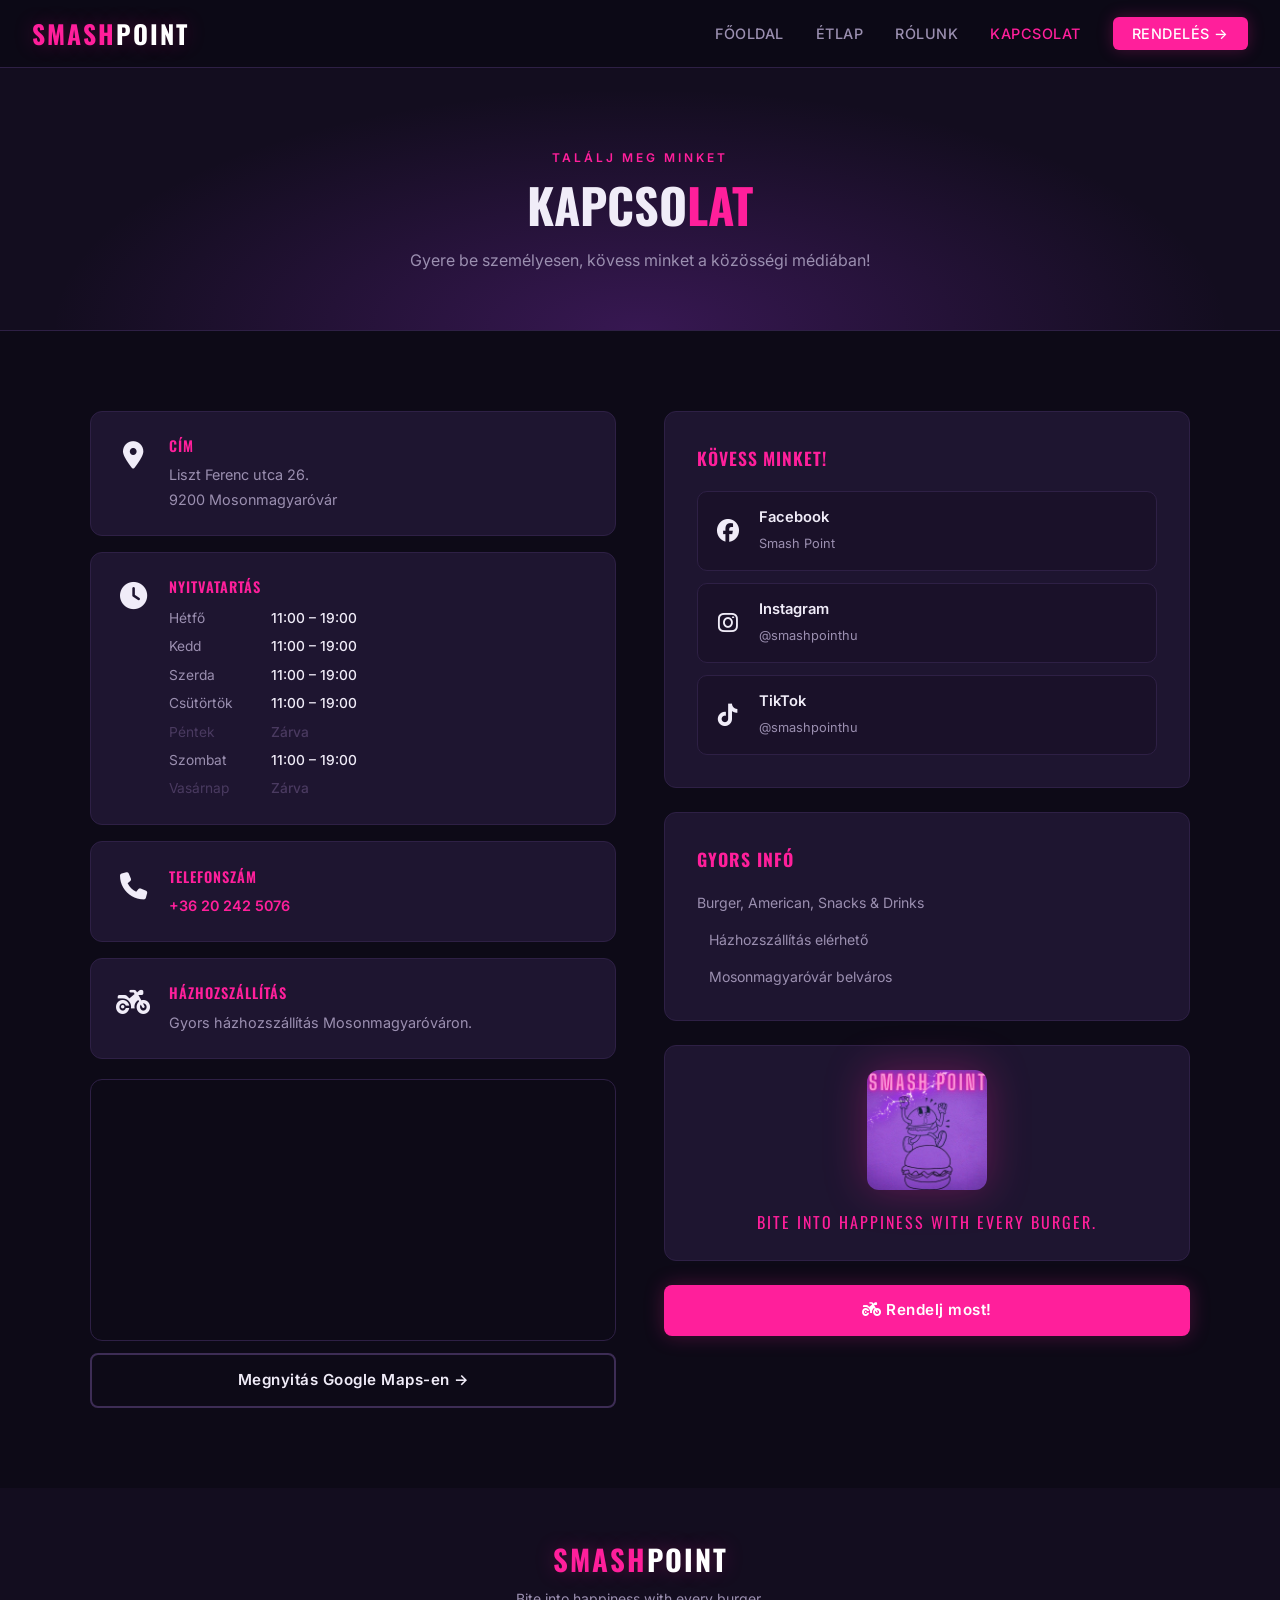
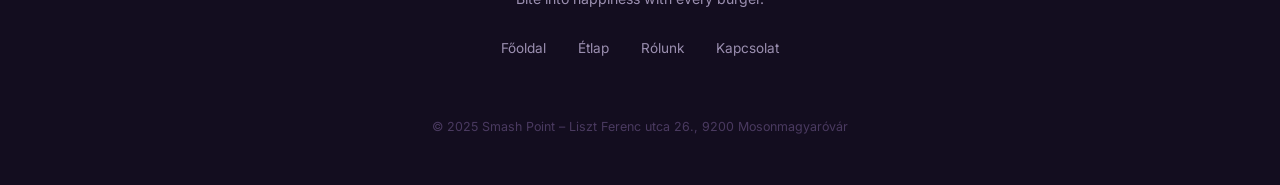
<file: kapcsolat.html>
<!DOCTYPE html>
<html lang="hu">
<head>
  <meta charset="UTF-8" />
  <meta name="viewport" content="width=device-width, initial-scale=1.0" />
  <title>Kapcsolat – Smash Point Mosonmagyaróvár</title>
  <meta name="description" content="Smash Point elérhetőségei: cím, nyitvatartás, Facebook, Instagram, TikTok. Liszt Ferenc utca 26., Mosonmagyaróvár." />
  <link rel="stylesheet" href="style.css" />
  <link rel="stylesheet" href="https://cdnjs.cloudflare.com/ajax/libs/font-awesome/6.5.0/css/all.min.css" />
</head>
<body>

  <nav>
    <a href="index.html" class="nav-logo">SMASH<span>POINT</span></a>
    <button class="hamburger" id="hamburger" aria-label="Menü megnyitása">
      <span></span><span></span><span></span>
    </button>
    <ul class="nav-links" id="nav-links">
      <li><a href="index.html">Főoldal</a></li>
      <li><a href="etlap.html">Étlap</a></li>
      <li><a href="rolunk.html">Rólunk</a></li>
      <li><a href="kapcsolat.html" class="active">Kapcsolat</a></li>
      <li><a href="rendeles.html" class="nav-order-btn">Rendelés →</a></li>
    </ul>
  </nav>

  <div class="page-hero">
    <div class="section-label">Találj meg minket</div>
    <h1 class="section-title">KAPCSO<span>LAT</span></h1>
    <p style="color: var(--muted); max-width: 480px; margin: 0 auto;">Gyere be személyesen, kövess minket a közösségi médiában!</p>
  </div>

  <section>
    <div class="container">
      <div class="kapcsolat-grid">

        <!-- BAL: INFO -->
        <div>
          <div class="info-cards">

            <div class="info-card">
              <div class="info-card-icon"><i class="fa-solid fa-location-dot"></i></div>
              <div>
                <h4>Cím</h4>
                <p>Liszt Ferenc utca 26.<br>9200 Mosonmagyaróvár</p>
              </div>
            </div>

            <div class="info-card">
              <div class="info-card-icon"><i class="fa-solid fa-clock"></i></div>
              <div>
                <h4>Nyitvatartás</h4>
                <div class="hours-grid">
                  <div class="hours-row"><span>Hétfő</span><span>11:00 – 19:00</span></div>
                  <div class="hours-row"><span>Kedd</span><span>11:00 – 19:00</span></div>
                  <div class="hours-row"><span>Szerda</span><span>11:00 – 19:00</span></div>
                  <div class="hours-row"><span>Csütörtök</span><span>11:00 – 19:00</span></div>
                  <div class="hours-row closed"><span>Péntek</span><span>Zárva</span></div>
                  <div class="hours-row"><span>Szombat</span><span>11:00 – 19:00</span></div>
                  <div class="hours-row closed"><span>Vasárnap</span><span>Zárva</span></div>
                </div>
              </div>
            </div>

            <div class="info-card">
              <div class="info-card-icon"><i class="fa-solid fa-phone"></i></div>
              <div>
                <h4>Telefonszám</h4>
                <p><a href="tel:+36202425076" style="color:var(--pink);text-decoration:none;font-weight:600;">+36 20 242 5076</a></p>
              </div>
            </div>

            <div class="info-card">
              <div class="info-card-icon"><i class="fa-solid fa-motorcycle"></i></div>
              <div>
                <h4>Házhozszállítás</h4>
                <p>Gyors házhozszállítás Mosonmagyaróváron.</p>
              </div>
            </div>

          </div>

          <div class="map-embed">
            <iframe
              src="https://www.google.com/maps/embed?pb=!1m18!1m12!1m3!1d2674.0!2d17.2686!3d47.8685!2m3!1f0!2f0!3f0!3m2!1i1024!2i768!4f13.1!3m3!1m2!1s0x476bb5000000000%3A0x0!2sLiszt+Ferenc+utca+26%2C+9200+Mosonmagyar%C3%B3v%C3%A1r!5e0!3m2!1shu!2shu!4v1"
              allowfullscreen=""
              loading="lazy"
              referrerpolicy="no-referrer-when-downgrade"
              title="Smash Point térkép"
            ></iframe>
          </div>
          <div style="margin-top: 0.75rem;">
            <a href="https://maps.google.com/?q=Liszt+Ferenc+utca+26,+9200+Mosonmagyaróvár" target="_blank" class="btn btn-outline" style="width: 100%; text-align: center; display: block;">
              Megnyitás Google Maps-en →
            </a>
          </div>
        </div>

        <!-- JOBB: SOCIAL -->
        <div>
          <div class="social-section">
            <h3>Kövess Minket!</h3>
            <div class="social-links">
              <a href="https://www.facebook.com/profile.php?id=61577962331540" target="_blank" class="social-link">
                <div class="social-link-icon"><i class="fa-brands fa-facebook"></i></div>
                <div class="social-link-text">
                  <strong>Facebook</strong>
                  <span>Smash Point</span>
                </div>
              </a>
              <a href="https://www.instagram.com/smashpointhu/" target="_blank" class="social-link">
                <div class="social-link-icon"><i class="fa-brands fa-instagram"></i></div>
                <div class="social-link-text">
                  <strong>Instagram</strong>
                  <span>@smashpointhu</span>
                </div>
              </a>
              <a href="https://www.tiktok.com/@smashpointhu" target="_blank" class="social-link">
                <div class="social-link-icon"><i class="fa-brands fa-tiktok"></i></div>
                <div class="social-link-text">
                  <strong>TikTok</strong>
                  <span>@smashpointhu</span>
                </div>
              </a>
            </div>
          </div>

          <div style="background: var(--card); border: 1px solid var(--border); border-radius: 12px; padding: 2rem; margin-top: 1.5rem;">
            <h3 style="font-family: 'Oswald', sans-serif; font-size: 1.1rem; text-transform: uppercase; color: var(--pink); margin-bottom: 1.2rem; letter-spacing: 1px;">Gyors Infó</h3>
            <div style="display: flex; flex-direction: column; gap: 0.9rem;">
              <div style="display: flex; align-items: center; gap: 0.75rem; font-size: 0.88rem; color: var(--muted);">
                
                <span>Burger, American, Snacks & Drinks</span>
              </div>
              <div style="display: flex; align-items: center; gap: 0.75rem; font-size: 0.88rem; color: var(--muted);">
                <span style="font-size: 1.2rem;"></span>
                <span>Házhozszállítás elérhető</span>
              </div>
              <div style="display: flex; align-items: center; gap: 0.75rem; font-size: 0.88rem; color: var(--muted);">
                <span style="font-size: 1.2rem;"></span>
                <span>Mosonmagyaróvár belváros</span>
              </div>
            </div>
          </div>

          <!-- MASCOT kép -->
          <div style="margin-top: 1.5rem; text-align: center; background: var(--card); border: 1px solid var(--border); border-radius: 12px; padding: 1.5rem;">
            <img src="img/logo.jpg" alt="Smash Point" style="width: 120px; height: 120px; object-fit: contain; border-radius: 12px; filter: drop-shadow(0 0 20px rgba(255,31,155,0.3));" />
            <p style="margin-top: 0.75rem; color: var(--pink); font-family: 'Oswald', sans-serif; font-size: 1rem; text-transform: uppercase; letter-spacing: 2px;">Bite into happiness with every burger.</p>
          </div>

          <div style="margin-top: 1.5rem;">
            <a href="rendeles.html" class="btn btn-primary" style="width: 100%; text-align: center; display: block;">
              <i class="fa-solid fa-motorcycle"></i> Rendelj most!
            </a>
          </div>
        </div>

      </div>
    </div>
  </section>

  <footer>
    <div class="footer-logo">SMASH<span>POINT</span></div>
    <p class="footer-tagline">Bite into happiness with every burger.</p>
    <ul class="footer-links">
      <li><a href="index.html">Főoldal</a></li>
      <li><a href="etlap.html">Étlap</a></li>
      <li><a href="rolunk.html">Rólunk</a></li>
      <li><a href="kapcsolat.html">Kapcsolat</a></li>

    </ul>
    <div class="footer-bottom">
      <p>© 2025 Smash Point – Liszt Ferenc utca 26., 9200 Mosonmagyaróvár</p>
    </div>
  </footer>

  <script>
    const btn = document.getElementById('hamburger');
    const links = document.getElementById('nav-links');
    btn.addEventListener('click', () => links.classList.toggle('open'));
  </script>


</body>
</html>
</file>
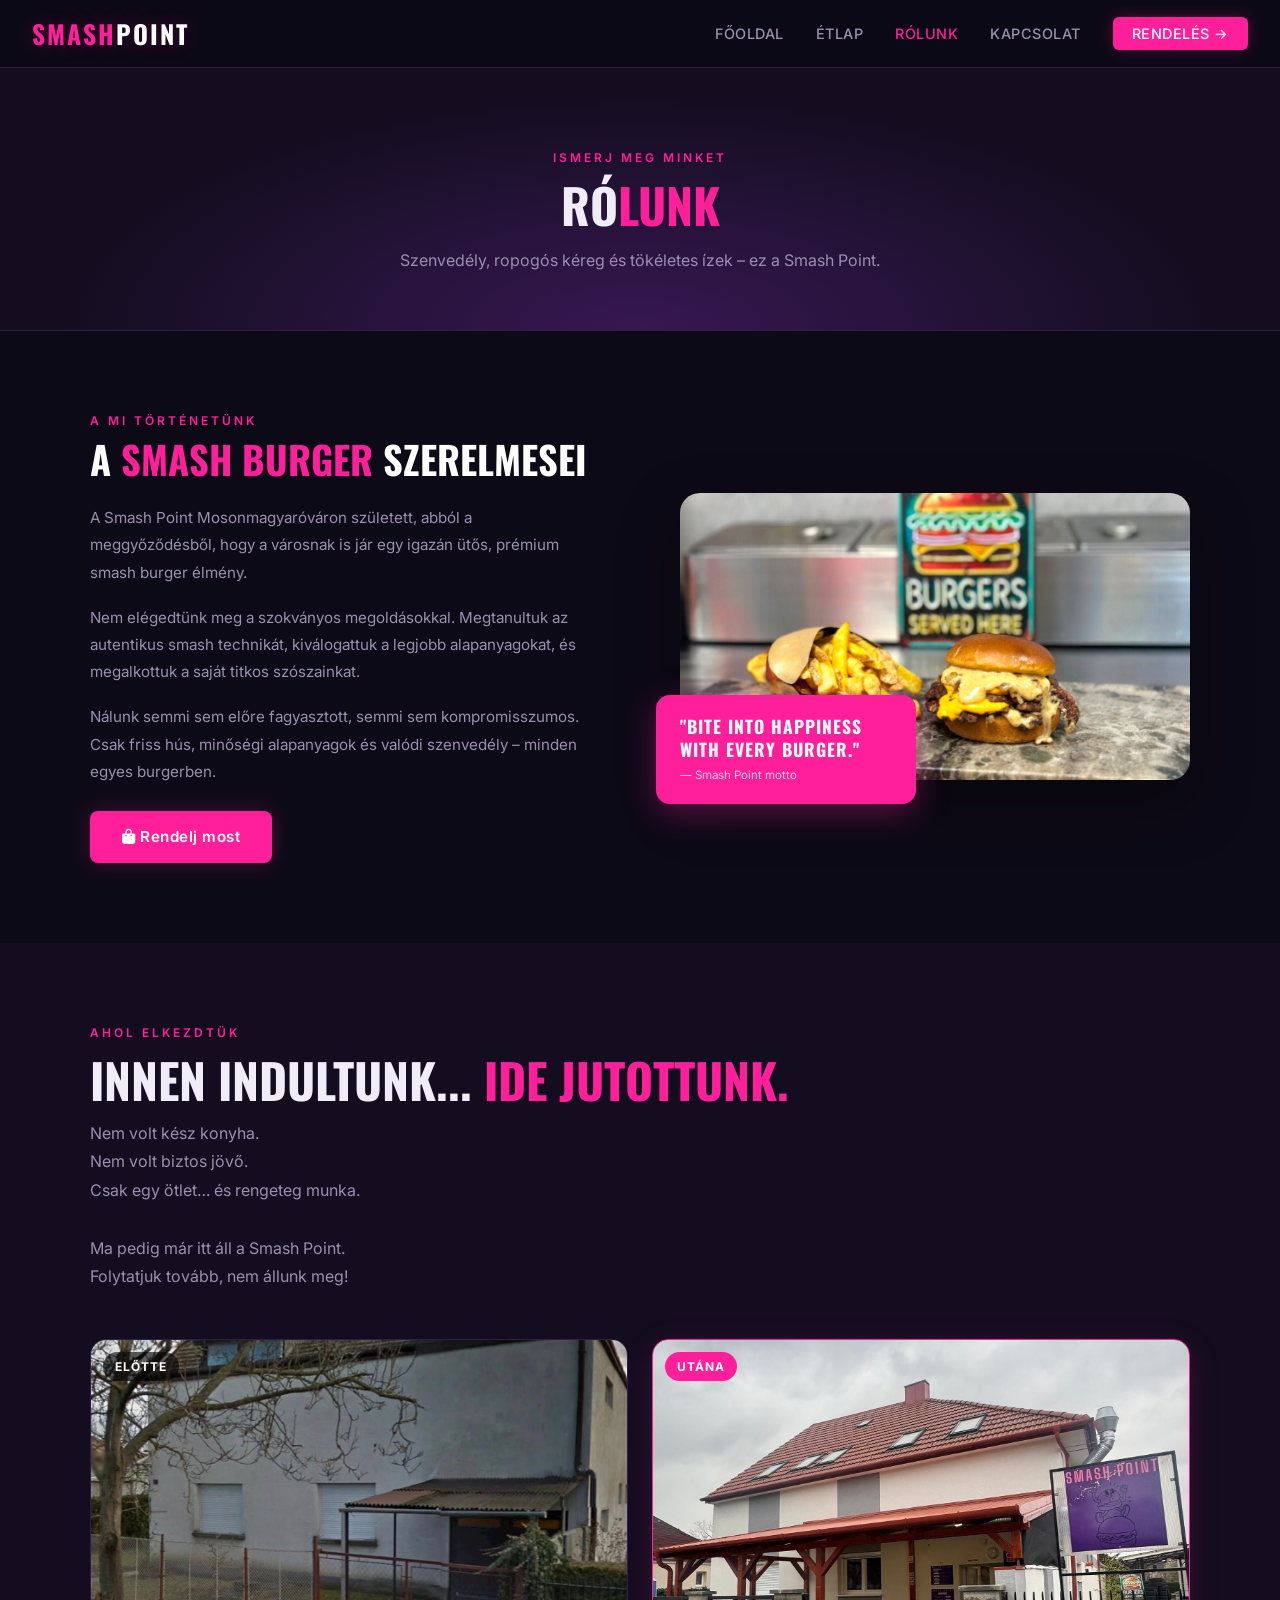
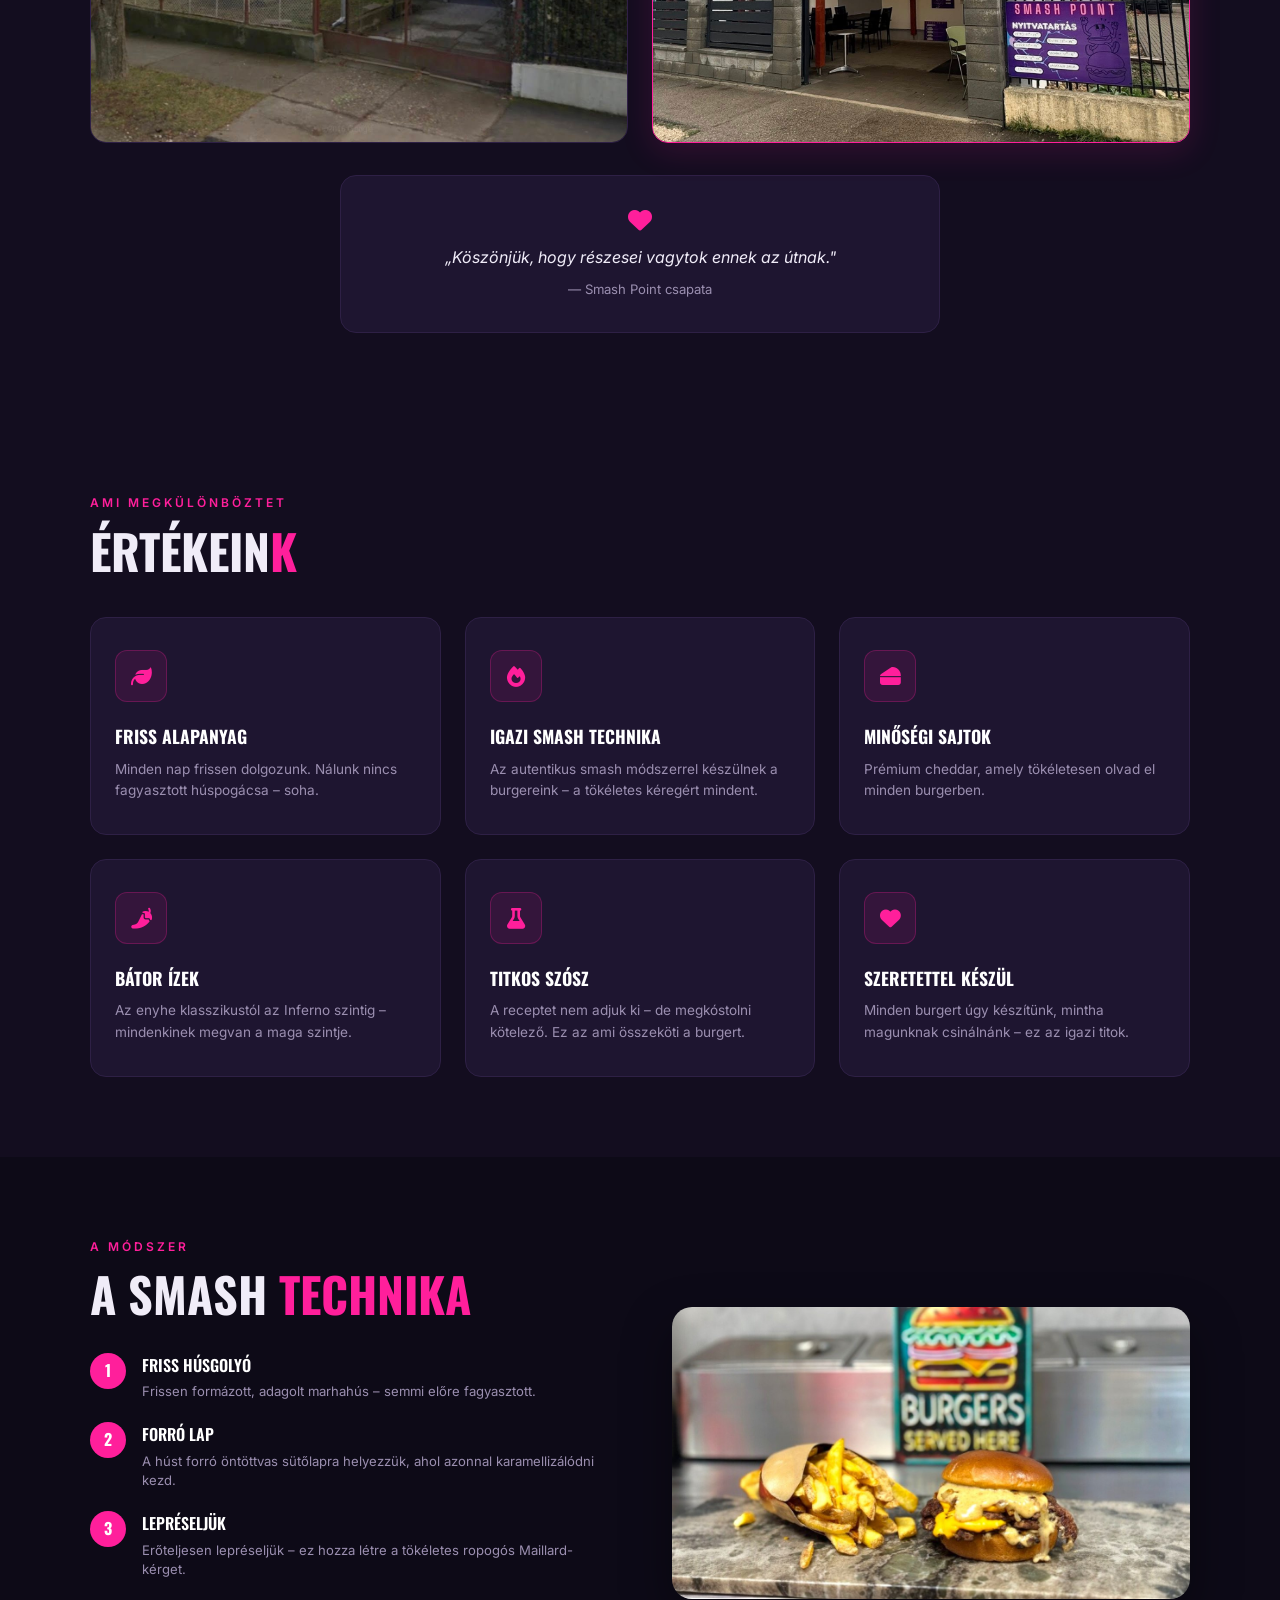
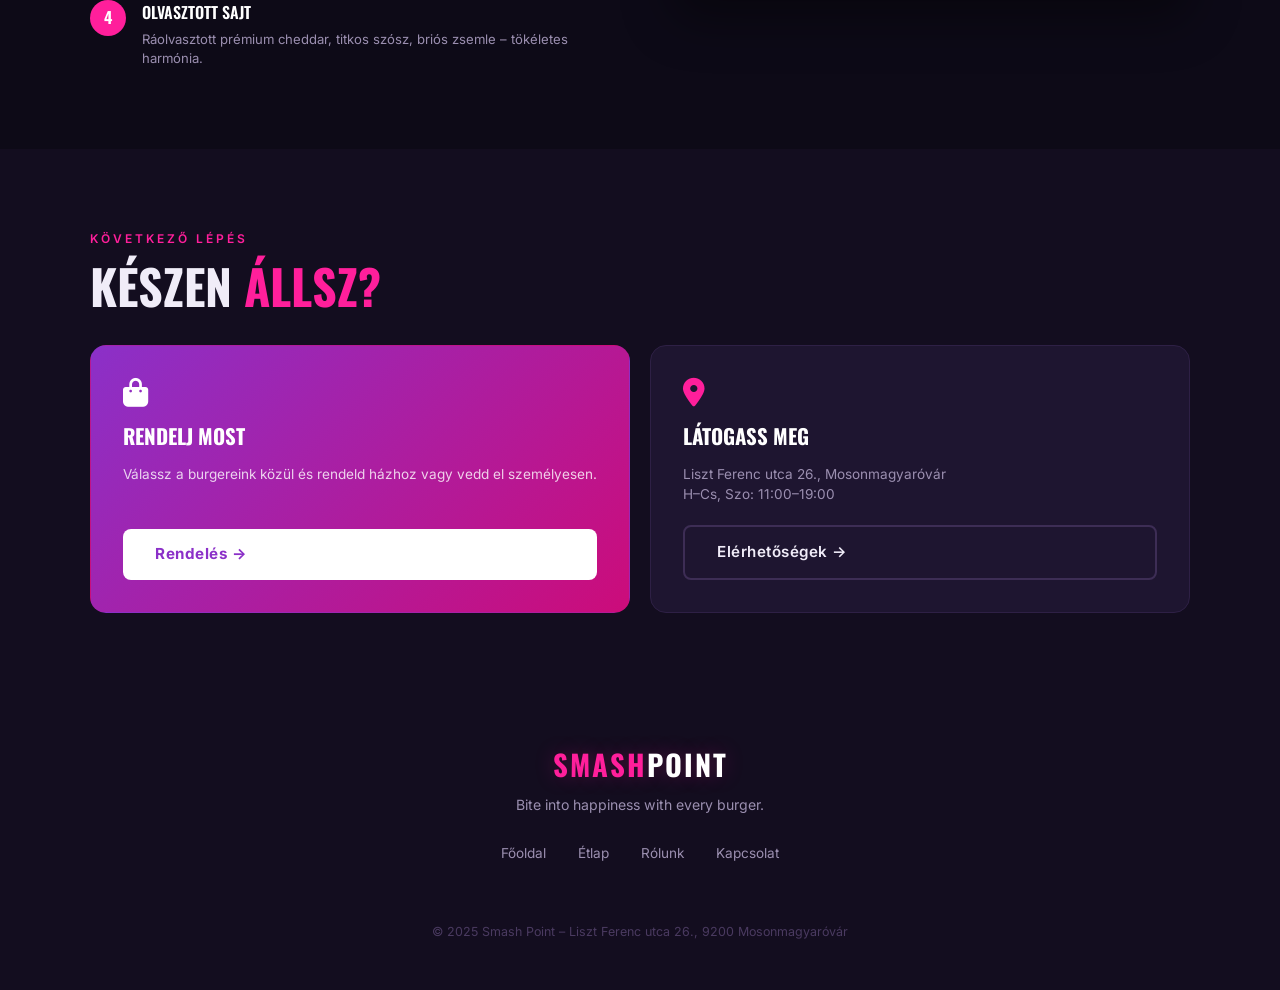
<file: rolunk.html>
<!DOCTYPE html>
<html lang="hu">
<head>
  <meta charset="UTF-8" />
  <meta name="viewport" content="width=device-width, initial-scale=1.0" />
  <title>Rólunk – Smash Point Mosonmagyaróvár</title>
  <meta name="description" content="Ismerd meg a Smash Point történetét. Prémium smash burgerek Mosonmagyaróváron." />
  <link rel="stylesheet" href="style.css" />
  <link rel="stylesheet" href="https://cdnjs.cloudflare.com/ajax/libs/font-awesome/6.5.0/css/all.min.css" />
  <style>
    /* ── Story section ── */
    .story-grid {
      display: grid;
      grid-template-columns: 1fr 1fr;
      gap: 5rem;
      align-items: center;
    }
    .story-text .section-label { margin-bottom: 0.5rem; }
    .story-text h2 {
      font-family: 'Oswald', sans-serif;
      font-size: 2.4rem;
      font-weight: 700;
      text-transform: uppercase;
      color: #fff;
      line-height: 1.1;
      margin-bottom: 1.5rem;
    }
    .story-text h2 span { color: var(--pink); }
    .story-text p {
      color: var(--muted);
      line-height: 1.8;
      margin-bottom: 1.1rem;
      font-size: 0.95rem;
    }
    .story-visual {
      position: relative;
    }
    .story-visual img {
      width: 100%;
      border-radius: 20px;
      display: block;
      box-shadow: 0 24px 60px rgba(0,0,0,0.4);
    }
    .story-quote {
      position: absolute;
      bottom: -1.5rem;
      left: -1.5rem;
      background: var(--pink);
      color: #fff;
      border-radius: 14px;
      padding: 1.25rem 1.5rem;
      max-width: 260px;
      box-shadow: 0 8px 32px rgba(255,31,155,0.35);
    }
    .story-quote p {
      font-family: 'Oswald', sans-serif;
      font-size: 1.1rem;
      font-weight: 700;
      text-transform: uppercase;
      letter-spacing: 1px;
      line-height: 1.3;
      margin: 0;
      color: #fff;
    }
    .story-quote span {
      font-size: 0.72rem;
      opacity: 0.8;
      display: block;
      margin-top: 0.3rem;
    }

    /* ── Values ── */
    .values-grid-new {
      display: grid;
      grid-template-columns: repeat(3, 1fr);
      gap: 1.5rem;
    }
    .value-card-new {
      background: var(--card);
      border: 1px solid var(--border);
      border-radius: 16px;
      padding: 2rem 1.5rem;
      transition: border-color 0.2s, transform 0.2s;
    }
    .value-card-new:hover {
      border-color: var(--pink);
      transform: translateY(-4px);
    }
    .value-icon-new {
      width: 52px; height: 52px;
      background: rgba(255,31,155,0.1);
      border: 1px solid rgba(255,31,155,0.25);
      border-radius: 12px;
      display: flex;
      align-items: center;
      justify-content: center;
      font-size: 1.3rem;
      color: var(--pink);
      margin-bottom: 1.25rem;
    }
    .value-card-new h4 {
      font-family: 'Oswald', sans-serif;
      font-size: 1.1rem;
      font-weight: 700;
      text-transform: uppercase;
      color: #fff;
      margin-bottom: 0.5rem;
    }
    .value-card-new p { font-size: 0.85rem; color: var(--muted); line-height: 1.6; }

    /* ── Technika section ── */
    .tech-grid {
      display: grid;
      grid-template-columns: 1fr 1fr;
      gap: 4rem;
      align-items: center;
    }
    .tech-steps { display: flex; flex-direction: column; gap: 1.25rem; }
    .tech-step {
      display: flex;
      gap: 1rem;
      align-items: flex-start;
    }
    .tech-step-num {
      width: 36px; height: 36px;
      background: var(--pink);
      border-radius: 50%;
      display: flex;
      align-items: center;
      justify-content: center;
      font-family: 'Oswald', sans-serif;
      font-size: 1rem;
      font-weight: 700;
      color: #fff;
      flex-shrink: 0;
    }
    .tech-step-text h5 {
      font-family: 'Oswald', sans-serif;
      font-size: 1rem;
      font-weight: 600;
      text-transform: uppercase;
      color: #fff;
      margin-bottom: 0.25rem;
    }
    .tech-step-text p { font-size: 0.82rem; color: var(--muted); line-height: 1.5; }
    .tech-img {
      border-radius: 20px;
      overflow: hidden;
      box-shadow: 0 20px 50px rgba(0,0,0,0.4);
    }
    .tech-img img { width: 100%; display: block; }

    /* ── CTA cards ── */
    .cta-grid {
      display: grid;
      grid-template-columns: 1fr 1fr;
      gap: 1.25rem;
    }
    .cta-card {
      background: var(--card);
      border: 1px solid var(--border);
      border-radius: 16px;
      padding: 2rem;
      display: flex;
      flex-direction: column;
      gap: 0.75rem;
    }
    .cta-card.primary {
      background: linear-gradient(135deg, var(--purple), var(--pink-dark));
      border-color: transparent;
    }
    .cta-card i { font-size: 1.8rem; color: var(--pink); }
    .cta-card.primary i { color: #fff; }
    .cta-card h3 {
      font-family: 'Oswald', sans-serif;
      font-size: 1.3rem;
      font-weight: 700;
      text-transform: uppercase;
      color: #fff;
    }
    .cta-card p { font-size: 0.85rem; color: var(--muted); line-height: 1.5; flex: 1; }
    .cta-card.primary p { color: rgba(255,255,255,0.8); }

    @media (max-width: 768px) {
      .story-grid,
      .tech-grid,
      .cta-grid { grid-template-columns: 1fr; }
      .story-visual { margin-top: 3rem; }
      .story-quote { left: 0; max-width: 100%; position: relative; bottom: 0; margin-top: 1rem; }
      .values-grid-new { grid-template-columns: 1fr 1fr; }
    }
    @media (max-width: 480px) {
      .values-grid-new { grid-template-columns: 1fr; }
      .story-text h2 { font-size: 1.8rem; }
    }
  </style>
</head>
<body>

  <nav>
    <a href="index.html" class="nav-logo">SMASH<span>POINT</span></a>
    <button class="hamburger" id="hamburger" aria-label="Menü megnyitása">
      <span></span><span></span><span></span>
    </button>
    <ul class="nav-links" id="nav-links">
      <li><a href="index.html">Főoldal</a></li>
      <li><a href="etlap.html">Étlap</a></li>
      <li><a href="rolunk.html" class="active">Rólunk</a></li>
      <li><a href="kapcsolat.html">Kapcsolat</a></li>
      <li><a href="rendeles.html" class="nav-order-btn">Rendelés →</a></li>
    </ul>
  </nav>

  <!-- PAGE HERO -->
  <div class="page-hero">
    <div class="section-label">Ismerj meg minket</div>
    <h1 class="section-title">RÓ<span>LUNK</span></h1>
    <p style="color:var(--muted);max-width:500px;margin:0 auto;">Szenvedély, ropogós kéreg és tökéletes ízek – ez a Smash Point.</p>
  </div>

  <!-- STORY -->
  <section>
    <div class="container">
      <div class="story-grid">
        <div class="story-text">
          <div class="section-label">A mi történetünk</div>
          <h2>A <span>Smash Burger</span> Szerelmesei</h2>
          <p>A Smash Point Mosonmagyaróváron született, abból a meggyőződésből, hogy a városnak is jár egy igazán ütős, prémium smash burger élmény.</p>
          <p>Nem elégedtünk meg a szokványos megoldásokkal. Megtanultuk az autentikus smash technikát, kiválogattuk a legjobb alapanyagokat, és megalkottuk a saját titkos szószainkat.</p>
          <p>Nálunk semmi sem előre fagyasztott, semmi sem kompromisszumos. Csak friss hús, minőségi alapanyagok és valódi szenvedély – minden egyes burgerben.</p>
          <a href="rendeles.html" class="btn btn-primary" style="margin-top:0.5rem;"><i class="fa-solid fa-bag-shopping"></i> Rendelj most</a>
        </div>
        <div class="story-visual">
          <img src="img/banner.jpg" alt="Smash Point burger" />
          <div class="story-quote">
            <p>"Bite into happiness with every burger."</p>
            <span>— Smash Point motto</span>
          </div>
        </div>
      </div>
    </div>
  </section>

  <!-- ORIGIN STORY -->
  <section style="background:var(--dark2);padding:5rem 2rem;">
    <div class="container">
      <div class="section-label">Ahol elkezdtük</div>
      <h2 class="section-title" style="margin-bottom:0.75rem;">Innen indultunk... <span>ide jutottunk.</span></h2>
      <p style="color:var(--muted);max-width:560px;margin-bottom:3rem;line-height:1.8;">
        Nem volt kész konyha.<br>
        Nem volt biztos jövő.<br>
        Csak egy ötlet… és rengeteg munka.<br><br>
        Ma pedig már itt áll a Smash Point.<br>
        Folytatjuk tovább, nem állunk meg!
      </p>

      <!-- Előtte–Utána képek -->
      <div style="display:grid;grid-template-columns:1fr 1fr;gap:1.5rem;margin-bottom:2rem;">
        <div style="border-radius:16px;overflow:hidden;border:1px solid var(--border);position:relative;">
          <!-- Cseréld ki: img/elotte.jpg – töltsd fel az "előtte" képet -->
          <img src="img/Elotte.jpg" alt="Előtte" onerror="this.closest('div').style.background='var(--card)';this.style.display='none'"
            style="width:100%;aspect-ratio:4/3;object-fit:cover;display:block;" />
          <div style="position:absolute;top:0.75rem;left:0.75rem;background:rgba(0,0,0,0.6);color:#fff;font-size:0.75rem;font-weight:700;padding:0.3rem 0.75rem;border-radius:20px;letter-spacing:1px;text-transform:uppercase;">Előtte</div>
        </div>
        <div style="border-radius:16px;overflow:hidden;border:1px solid var(--pink);position:relative;box-shadow:0 8px 32px rgba(255,31,155,0.15);">
          <!-- Cseréld ki: img/utana.jpg – töltsd fel az "utána" képet -->
          <img src="img/Utana.jpg" alt="Utána" onerror="this.closest('div').style.background='var(--card)';this.style.display='none'"
            style="width:100%;aspect-ratio:4/3;object-fit:cover;display:block;" />
          <div style="position:absolute;top:0.75rem;left:0.75rem;background:var(--pink);color:#fff;font-size:0.75rem;font-weight:700;padding:0.3rem 0.75rem;border-radius:20px;letter-spacing:1px;text-transform:uppercase;">Utána</div>
        </div>
      </div>

      <div style="background:var(--card);border:1px solid var(--border);border-radius:16px;padding:2rem;text-align:center;max-width:600px;margin:0 auto;">
        <i class="fa-solid fa-heart" style="color:var(--pink);font-size:1.5rem;margin-bottom:0.75rem;display:block;"></i>
        <p style="color:var(--text);font-size:1rem;line-height:1.7;font-style:italic;">
          „Köszönjük, hogy részesei vagytok ennek az útnak."
        </p>
        <p style="color:var(--muted);font-size:0.82rem;margin-top:0.5rem;">— Smash Point csapata</p>
      </div>
    </div>
  </section>

  <!-- VALUES -->
  <section style="background:var(--dark2);padding:5rem 2rem;">
    <div class="container">
      <div class="section-label">Ami megkülönböztet</div>
      <h2 class="section-title" style="margin-bottom:2.5rem;">Értékein<span>k</span></h2>
      <div class="values-grid-new">
        <div class="value-card-new">
          <div class="value-icon-new"><i class="fa-solid fa-leaf"></i></div>
          <h4>Friss alapanyag</h4>
          <p>Minden nap frissen dolgozunk. Nálunk nincs fagyasztott húspogácsa – soha.</p>
        </div>
        <div class="value-card-new">
          <div class="value-icon-new"><i class="fa-solid fa-fire"></i></div>
          <h4>Igazi smash technika</h4>
          <p>Az autentikus smash módszerrel készülnek a burgereink – a tökéletes kéregért mindent.</p>
        </div>
        <div class="value-card-new">
          <div class="value-icon-new"><i class="fa-solid fa-cheese"></i></div>
          <h4>Minőségi sajtok</h4>
          <p>Prémium cheddar, amely tökéletesen olvad el minden burgerben.</p>
        </div>
        <div class="value-card-new">
          <div class="value-icon-new"><i class="fa-solid fa-pepper-hot"></i></div>
          <h4>Bátor ízek</h4>
          <p>Az enyhe klasszikustól az Inferno szintig – mindenkinek megvan a maga szintje.</p>
        </div>
        <div class="value-card-new">
          <div class="value-icon-new"><i class="fa-solid fa-flask"></i></div>
          <h4>Titkos szósz</h4>
          <p>A receptet nem adjuk ki – de megkóstolni kötelező. Ez az ami összeköti a burgert.</p>
        </div>
        <div class="value-card-new">
          <div class="value-icon-new"><i class="fa-solid fa-heart"></i></div>
          <h4>Szeretettel készül</h4>
          <p>Minden burgert úgy készítünk, mintha magunknak csinálnánk – ez az igazi titok.</p>
        </div>
      </div>
    </div>
  </section>

  <!-- SMASH TECHNIKA -->
  <section>
    <div class="container">
      <div class="tech-grid">
        <div>
          <div class="section-label">A módszer</div>
          <h2 class="section-title" style="margin-bottom:2rem;">A Smash <span>Technika</span></h2>
          <div class="tech-steps">
            <div class="tech-step">
              <div class="tech-step-num">1</div>
              <div class="tech-step-text">
                <h5>Friss húsgolyó</h5>
                <p>Frissen formázott, adagolt marhahús – semmi előre fagyasztott.</p>
              </div>
            </div>
            <div class="tech-step">
              <div class="tech-step-num">2</div>
              <div class="tech-step-text">
                <h5>Forró lap</h5>
                <p>A húst forró öntöttvas sütőlapra helyezzük, ahol azonnal karamellizálódni kezd.</p>
              </div>
            </div>
            <div class="tech-step">
              <div class="tech-step-num">3</div>
              <div class="tech-step-text">
                <h5>Lepréseljük</h5>
                <p>Erőteljesen lepréseljük – ez hozza létre a tökéletes ropogós Maillard-kérget.</p>
              </div>
            </div>
            <div class="tech-step">
              <div class="tech-step-num">4</div>
              <div class="tech-step-text">
                <h5>Olvasztott sajt</h5>
                <p>Ráolvasztott prémium cheddar, titkos szósz, briós zsemle – tökéletes harmónia.</p>
              </div>
            </div>
          </div>
        </div>
        <div class="tech-img">
          <img src="img/banner.jpg" alt="Smash technika" />
        </div>
      </div>
    </div>
  </section>

  <!-- CTA -->
  <section style="background:var(--dark2);padding:5rem 2rem;">
    <div class="container">
      <div class="section-label">Következő lépés</div>
      <h2 class="section-title" style="margin-bottom:2rem;">Készen <span>Állsz?</span></h2>
      <div class="cta-grid">
        <div class="cta-card primary">
          <i class="fa-solid fa-bag-shopping"></i>
          <h3>Rendelj most</h3>
          <p>Válassz a burgereink közül és rendeld házhoz vagy vedd el személyesen.</p>
          <a href="rendeles.html" class="btn" style="background:#fff;color:var(--purple);font-weight:700;margin-top:0.5rem;">Rendelés →</a>
        </div>
        <div class="cta-card">
          <i class="fa-solid fa-location-dot"></i>
          <h3>Látogass meg</h3>
          <p>Liszt Ferenc utca 26., Mosonmagyaróvár<br>H–Cs, Szo: 11:00–19:00</p>
          <a href="kapcsolat.html" class="btn btn-outline" style="margin-top:0.5rem;">Elérhetőségek →</a>
        </div>
      </div>
    </div>
  </section>

  <footer>
    <div class="footer-logo">SMASH<span>POINT</span></div>
    <p class="footer-tagline">Bite into happiness with every burger.</p>
    <ul class="footer-links">
      <li><a href="index.html">Főoldal</a></li>
      <li><a href="etlap.html">Étlap</a></li>
      <li><a href="rolunk.html">Rólunk</a></li>
      <li><a href="kapcsolat.html">Kapcsolat</a></li>
    </ul>
    <div class="footer-bottom">
      <p>© 2025 Smash Point – Liszt Ferenc utca 26., 9200 Mosonmagyaróvár</p>
    </div>
  </footer>

  <script>
    document.getElementById('hamburger').addEventListener('click', () => {
      document.getElementById('nav-links').classList.toggle('open');
    });
  </script>
</body>
</html>
</file>
<file: style.css>
/* ===================== SMASH POINT – Global Styles ===================== */
@import url('https://fonts.googleapis.com/css2?family=Oswald:wght@400;600;700&family=Inter:wght@300;400;500&display=swap');

:root {
  --pink:        #FF1F9B;
  --pink-dark:   #CC0C7A;
  --pink-glow:   rgba(255, 31, 155, 0.25);
  --purple:      #8B30C8;
  --purple-dark: #6B1FA8;
  --purple-bg:   #130A22;
  --dark:        #0D0A17;
  --dark2:       #130D1F;
  --dark3:       #1A1129;
  --card:        #1E1530;
  --card2:       #261C3A;
  --text:        #F0ECF8;
  --muted:       #9B8FB0;
  --border:      #2E2045;
  --border2:     #3D2D55;
}

* { margin: 0; padding: 0; box-sizing: border-box; }
html { scroll-behavior: smooth; }

body {
  font-family: 'Inter', sans-serif;
  background: var(--dark);
  color: var(--text);
  line-height: 1.6;
}

/* ── NAV ── */
nav {
  position: sticky;
  top: 0;
  z-index: 100;
  background: rgba(13, 10, 23, 0.96);
  backdrop-filter: blur(14px);
  border-bottom: 1px solid var(--border);
  padding: 0 2rem;
  display: flex;
  align-items: center;
  justify-content: space-between;
  height: 68px;
}

.nav-logo {
  font-family: 'Oswald', sans-serif;
  font-size: 1.6rem;
  font-weight: 700;
  color: var(--pink);
  text-decoration: none;
  letter-spacing: 2px;
  text-shadow: 0 0 20px var(--pink-glow);
}

.nav-logo span { color: #fff; }

.nav-links {
  display: flex;
  gap: 2rem;
  list-style: none;
}

.nav-links a {
  text-decoration: none;
  color: var(--muted);
  font-size: 0.9rem;
  font-weight: 500;
  letter-spacing: 0.5px;
  transition: color 0.2s;
  text-transform: uppercase;
}

.nav-links a:hover,
.nav-links a.active { color: var(--pink); }

.nav-order-btn {
  background: var(--pink) !important;
  color: #fff !important;
  padding: 0.5rem 1.2rem;
  border-radius: 6px;
  transition: background 0.2s, box-shadow 0.2s !important;
  box-shadow: 0 0 16px var(--pink-glow);
}

.nav-order-btn:hover {
  background: var(--pink-dark) !important;
  box-shadow: 0 0 24px var(--pink-glow) !important;
  color: #fff !important;
}

.hamburger {
  display: none;
  flex-direction: column;
  gap: 5px;
  cursor: pointer;
  background: none;
  border: none;
  padding: 4px;
}

.hamburger span {
  display: block;
  width: 26px;
  height: 2px;
  background: var(--text);
  border-radius: 2px;
  transition: all 0.3s;
}

/* ── HERO ── */
.hero {
  min-height: 90vh;
  display: flex;
  align-items: center;
  justify-content: center;
  text-align: center;
  background:
    radial-gradient(ellipse at 60% 40%, rgba(139,48,200,0.35) 0%, transparent 60%),
    radial-gradient(ellipse at 30% 70%, rgba(255,31,155,0.2) 0%, transparent 55%),
    var(--dark);
  padding: 4rem 2rem;
  position: relative;
  overflow: hidden;
}

.hero-bg-img {
  position: absolute;
  inset: 0;
  background-image: url('img/banner.jpg');
  background-size: cover;
  background-position: center;
  opacity: 0.12;
  filter: saturate(0.5);
}

.hero-content { position: relative; max-width: 720px; }

.hero-logo-img {
  width: 200px;
  height: 200px;
  object-fit: contain;
  border-radius: 24px;
  margin-bottom: 1.5rem;
  filter: drop-shadow(0 0 40px rgba(255,31,155,0.4));
}

.hero-badge {
  display: inline-block;
  background: rgba(255,31,155,0.15);
  border: 1px solid rgba(255,31,155,0.4);
  color: var(--pink);
  font-size: 0.75rem;
  font-weight: 600;
  letter-spacing: 2px;
  text-transform: uppercase;
  padding: 0.35rem 1rem;
  border-radius: 20px;
  margin-bottom: 1.5rem;
}

.hero h1 {
  font-family: 'Oswald', sans-serif;
  font-size: clamp(3.5rem, 9vw, 7rem);
  font-weight: 700;
  line-height: 1;
  color: #fff;
  text-transform: uppercase;
  margin-bottom: 0.25rem;
  text-shadow: 0 0 60px rgba(139,48,200,0.5);
}

.hero h1 span { color: var(--pink); text-shadow: 0 0 40px var(--pink-glow); }

.hero-sub {
  font-family: 'Oswald', sans-serif;
  font-size: clamp(1rem, 2.5vw, 1.3rem);
  color: var(--purple);
  letter-spacing: 4px;
  text-transform: uppercase;
  margin-bottom: 1.5rem;
  filter: brightness(1.6);
}

.hero p {
  font-size: 1.05rem;
  color: var(--muted);
  max-width: 480px;
  margin: 0 auto 2.5rem;
}

.hero-btns {
  display: flex;
  gap: 1rem;
  justify-content: center;
  flex-wrap: wrap;
}

/* ── BUTTONS ── */
.btn {
  display: inline-block;
  padding: 0.85rem 2rem;
  border-radius: 8px;
  font-weight: 600;
  font-size: 0.95rem;
  text-decoration: none;
  letter-spacing: 0.5px;
  transition: all 0.2s;
  cursor: pointer;
  border: none;
}

.btn-primary {
  background: var(--pink);
  color: #fff;
  box-shadow: 0 0 20px var(--pink-glow);
}

.btn-primary:hover {
  background: var(--pink-dark);
  box-shadow: 0 0 32px rgba(255,31,155,0.5);
  transform: translateY(-2px);
}

.btn-outline {
  background: transparent;
  color: var(--text);
  border: 2px solid var(--border2);
}

.btn-outline:hover {
  border-color: var(--pink);
  color: var(--pink);
  transform: translateY(-2px);
}

.btn-purple {
  background: var(--purple);
  color: #fff;
  box-shadow: 0 0 20px rgba(139,48,200,0.3);
}

.btn-purple:hover {
  background: var(--purple-dark);
  transform: translateY(-2px);
}

/* ── SECTIONS ── */
section { padding: 5rem 2rem; }
.container { max-width: 1100px; margin: 0 auto; }

.section-label {
  font-size: 0.75rem;
  font-weight: 600;
  letter-spacing: 3px;
  text-transform: uppercase;
  color: var(--pink);
  margin-bottom: 0.75rem;
}

.section-title {
  font-family: 'Oswald', sans-serif;
  font-size: clamp(2rem, 5vw, 3rem);
  font-weight: 700;
  text-transform: uppercase;
  line-height: 1.1;
  margin-bottom: 1rem;
}

.section-title span { color: var(--pink); }
.section-desc { color: var(--muted); max-width: 560px; margin-bottom: 3rem; }

/* ── FEATURE CARDS ── */
.features-grid {
  display: grid;
  grid-template-columns: repeat(auto-fit, minmax(220px, 1fr));
  gap: 1.5rem;
  margin-top: 3rem;
}

.feature-card {
  background: var(--card);
  border: 1px solid var(--border);
  border-radius: 12px;
  padding: 2rem 1.5rem;
  text-align: center;
  transition: border-color 0.2s, transform 0.2s, box-shadow 0.2s;
}

.feature-card:hover {
  border-color: var(--pink);
  transform: translateY(-4px);
  box-shadow: 0 8px 32px rgba(255,31,155,0.1);
}

.feature-icon { font-size: 2.5rem; margin-bottom: 1rem; }

.feature-card h3 {
  font-family: 'Oswald', sans-serif;
  font-size: 1.1rem;
  font-weight: 600;
  text-transform: uppercase;
  margin-bottom: 0.5rem;
  color: #fff;
}

.feature-card p { font-size: 0.88rem; color: var(--muted); }

/* ── MENU PREVIEW (főoldal) ── */
.menu-preview-grid {
  display: grid;
  grid-template-columns: repeat(auto-fit, minmax(300px, 1fr));
  gap: 1.25rem;
}

.menu-card {
  background: var(--card);
  border: 1px solid var(--border);
  border-radius: 12px;
  overflow: hidden;
  display: flex;
  align-items: stretch;
  transition: border-color 0.2s, transform 0.2s, box-shadow 0.2s;
}

.menu-card:hover {
  border-color: var(--pink);
  transform: translateY(-3px);
  box-shadow: 0 8px 28px rgba(255,31,155,0.12);
}

.menu-card-img {
  width: 100px;
  min-height: 90px;
  object-fit: cover;
  flex-shrink: 0;
}

.menu-card-body {
  padding: 1rem 1.25rem;
  display: flex;
  justify-content: space-between;
  align-items: center;
  flex: 1;
  gap: 1rem;
}

.menu-card-info h4 {
  font-family: 'Oswald', sans-serif;
  font-size: 1.05rem;
  font-weight: 600;
  text-transform: uppercase;
  margin-bottom: 0.25rem;
  color: #fff;
}

.menu-card-info p { font-size: 0.82rem; color: var(--muted); }

.menu-card-price {
  font-family: 'Oswald', sans-serif;
  font-size: 1.25rem;
  font-weight: 700;
  color: var(--pink);
  white-space: nowrap;
}

/* ── PAGE HERO (aloldalak) ── */
.page-hero {
  background:
    radial-gradient(ellipse at 50% 100%, rgba(139,48,200,0.3) 0%, transparent 65%),
    var(--dark2);
  padding: 5rem 2rem 3.5rem;
  text-align: center;
  border-bottom: 1px solid var(--border);
}

/* ── ÉTLAP ── */
.menu-section { margin-bottom: 4rem; }

.menu-section-title {
  font-family: 'Oswald', sans-serif;
  font-size: 1.4rem;
  font-weight: 700;
  text-transform: uppercase;
  color: #fff;
  border-bottom: 2px solid var(--pink);
  padding-bottom: 0.6rem;
  margin-bottom: 1.5rem;
  display: flex;
  align-items: center;
  gap: 0.6rem;
}

.menu-items { display: flex; flex-direction: column; gap: 0.75rem; }

.menu-item {
  background: var(--card);
  border: 1px solid var(--border);
  border-radius: 10px;
  display: flex;
  align-items: stretch;
  overflow: hidden;
  transition: border-color 0.2s, box-shadow 0.2s;
}

.menu-item:hover {
  border-color: var(--pink);
  box-shadow: 0 4px 20px rgba(255,31,155,0.1);
}

.menu-item-img {
  width: 90px;
  object-fit: cover;
  flex-shrink: 0;
}

.menu-item-body {
  padding: 0.9rem 1.1rem;
  display: flex;
  justify-content: space-between;
  align-items: center;
  gap: 1rem;
  flex: 1;
}

.menu-item-left h4 {
  font-family: 'Oswald', sans-serif;
  font-size: 1rem;
  font-weight: 600;
  text-transform: uppercase;
  margin-bottom: 0.2rem;
  color: #fff;
}

.menu-item-left p { font-size: 0.82rem; color: var(--muted); }

.menu-item-price {
  font-family: 'Oswald', sans-serif;
  font-size: 1.1rem;
  font-weight: 700;
  color: var(--pink);
  white-space: nowrap;
}

.special-badge {
  background: var(--pink);
  color: #fff;
  font-size: 0.6rem;
  font-weight: 700;
  letter-spacing: 1px;
  text-transform: uppercase;
  padding: 0.2rem 0.55rem;
  border-radius: 4px;
  margin-left: 0.4rem;
  vertical-align: middle;
}

/* ── RÓLUNK ── */
.about-grid {
  display: grid;
  grid-template-columns: 1fr 1fr;
  gap: 4rem;
  align-items: center;
}

.about-text h2 {
  font-family: 'Oswald', sans-serif;
  font-size: 2.2rem;
  font-weight: 700;
  text-transform: uppercase;
  margin-bottom: 1.5rem;
  line-height: 1.1;
}

.about-text h2 span { color: var(--pink); }
.about-text p { color: var(--muted); margin-bottom: 1.2rem; line-height: 1.8; }

.about-visual {
  background: var(--card);
  border: 1px solid var(--border);
  border-radius: 16px;
  overflow: hidden;
  text-align: center;
}

.about-visual img {
  width: 100%;
  aspect-ratio: 1;
  object-fit: cover;
}

.about-visual-caption {
  padding: 1.5rem;
  font-family: 'Oswald', sans-serif;
  font-size: 1.2rem;
  color: var(--pink);
  text-transform: uppercase;
  letter-spacing: 2px;
}

.values-grid {
  display: grid;
  grid-template-columns: repeat(auto-fit, minmax(200px, 1fr));
  gap: 1.25rem;
}

.value-card {
  background: var(--card);
  border: 1px solid var(--border);
  border-radius: 12px;
  padding: 1.5rem;
  text-align: center;
  transition: border-color 0.2s, transform 0.2s;
}

.value-card:hover { border-color: var(--purple); transform: translateY(-3px); }

.value-card .icon { font-size: 2rem; margin-bottom: 0.75rem; }

.value-card h4 {
  font-family: 'Oswald', sans-serif;
  font-size: 0.95rem;
  font-weight: 600;
  text-transform: uppercase;
  margin-bottom: 0.4rem;
  color: #fff;
}

.value-card p { font-size: 0.83rem; color: var(--muted); }

/* ── KAPCSOLAT ── */
.kapcsolat-grid {
  display: grid;
  grid-template-columns: 1fr 1fr;
  gap: 3rem;
  align-items: start;
}

.info-cards { display: flex; flex-direction: column; gap: 1rem; }

.info-card {
  background: var(--card);
  border: 1px solid var(--border);
  border-radius: 12px;
  padding: 1.4rem;
  display: flex;
  align-items: flex-start;
  gap: 1rem;
  transition: border-color 0.2s;
}

.info-card:hover { border-color: var(--pink); }

.info-card-icon { font-size: 1.7rem; flex-shrink: 0; width: 2.5rem; text-align: center; }

.info-card h4 {
  font-family: 'Oswald', sans-serif;
  font-size: 0.9rem;
  font-weight: 600;
  text-transform: uppercase;
  color: var(--pink);
  margin-bottom: 0.4rem;
  letter-spacing: 1px;
}

.info-card p, .info-card a {
  font-size: 0.9rem;
  color: var(--muted);
  text-decoration: none;
  line-height: 1.7;
}

.info-card a:hover { color: var(--pink); }

.hours-grid {
  display: grid;
  grid-template-columns: 1fr 1fr;
  gap: 0.1rem 1rem;
}

.hours-row { display: contents; }
.hours-row span { font-size: 0.86rem; color: var(--muted); padding: 0.15rem 0; }
.hours-row span:last-child { color: var(--text); font-weight: 500; }
.hours-row.closed span { color: #4a3a60; }

.social-section {
  background: var(--card);
  border: 1px solid var(--border);
  border-radius: 12px;
  padding: 2rem;
}

.social-section h3 {
  font-family: 'Oswald', sans-serif;
  font-size: 1.1rem;
  font-weight: 600;
  text-transform: uppercase;
  margin-bottom: 1.2rem;
  color: var(--pink);
  letter-spacing: 1px;
}

.social-links { display: flex; flex-direction: column; gap: 0.75rem; }

.social-link {
  display: flex;
  align-items: center;
  gap: 1rem;
  padding: 0.9rem 1rem;
  border: 1px solid var(--border);
  border-radius: 10px;
  text-decoration: none;
  color: var(--text);
  background: var(--dark3);
  transition: all 0.2s;
}

.social-link:hover {
  border-color: var(--pink);
  background: rgba(255,31,155,0.07);
  transform: translateX(4px);
}

.social-link-icon { font-size: 1.4rem; width: 1.8rem; text-align: center; }
.social-link-text strong { display: block; font-size: 0.92rem; font-weight: 600; }
.social-link-text span { color: var(--muted); font-size: 0.8rem; }

.map-embed {
  border-radius: 12px;
  overflow: hidden;
  border: 1px solid var(--border);
  margin-top: 1.25rem;
}

.map-embed iframe {
  width: 100%;
  height: 260px;
  border: none;
  display: block;
  filter: grayscale(90%) invert(5%) hue-rotate(200deg);
}

/* ── PROMO BANNER ── */
.promo-banner {
  background: linear-gradient(135deg, var(--purple) 0%, var(--pink-dark) 100%);
  border-radius: 16px;
  padding: 2.5rem 2rem;
  text-align: center;
  box-shadow: 0 8px 40px rgba(255,31,155,0.2);
}

.promo-banner h3 {
  font-family: 'Oswald', sans-serif;
  font-size: 1.8rem;
  font-weight: 700;
  text-transform: uppercase;
  color: #fff;
  margin-bottom: 0.5rem;
}

.promo-banner p { color: rgba(255,255,255,0.85); margin-bottom: 1.5rem; }

.btn-action { background: #fff; color: var(--purple); font-weight: 700; }
.btn-action:hover { background: #f5f0ff; transform: translateY(-2px); }

/* ── MASCOT SECTION ── */
.mascot-section {
  display: flex;
  align-items: center;
  gap: 3rem;
  background: var(--card);
  border: 1px solid var(--border);
  border-radius: 20px;
  padding: 3rem;
  margin-top: 3rem;
  position: relative;
  overflow: hidden;
}

.mascot-section::before {
  content: '';
  position: absolute;
  top: -50%;
  right: -10%;
  width: 400px;
  height: 400px;
  background: radial-gradient(circle, rgba(139,48,200,0.15), transparent 70%);
  pointer-events: none;
}

.mascot-img {
  width: 180px;
  height: 180px;
  object-fit: contain;
  flex-shrink: 0;
  filter: drop-shadow(0 0 30px rgba(255,31,155,0.3));
}

.mascot-text h2 {
  font-family: 'Oswald', sans-serif;
  font-size: 2rem;
  font-weight: 700;
  text-transform: uppercase;
  color: #fff;
  margin-bottom: 0.75rem;
}

.mascot-text h2 span { color: var(--pink); }
.mascot-text p { color: var(--muted); margin-bottom: 1.5rem; line-height: 1.7; }

/* ── FOOTER ── */
footer {
  background: var(--dark2);
  padding: 3rem 2rem;
  text-align: center;
}

.footer-logo {
  font-family: 'Oswald', sans-serif;
  font-size: 1.8rem;
  font-weight: 700;
  color: var(--pink);
  margin-bottom: 0.4rem;
  letter-spacing: 2px;
  text-shadow: 0 0 20px var(--pink-glow);
}

.footer-logo span { color: #fff; }
.footer-tagline { color: var(--muted); font-size: 0.88rem; margin-bottom: 1.5rem; }

.footer-links {
  display: flex;
  justify-content: center;
  gap: 2rem;
  list-style: none;
  margin-bottom: 2rem;
  flex-wrap: wrap;
}

.footer-links a {
  color: var(--muted);
  text-decoration: none;
  font-size: 0.85rem;
  transition: color 0.2s;
}

.footer-links a:hover { color: var(--pink); }

.footer-bottom {
  padding-top: 1.5rem;
  color: #4a3a60;
  font-size: 0.78rem;
}

/* ══ TABLET (768px) ══════════════════════════════════ */
@media (max-width: 768px) {
  /* Nav */
  nav { padding: 0 1.25rem; }

  .nav-links {
    display: none;
    position: absolute;
    top: 68px;
    left: 0; right: 0;
    background: var(--dark2);
    flex-direction: column;
    gap: 0;
    border-bottom: 1px solid var(--border);
    z-index: 99;
  }
  .nav-links.open { display: flex; }
  .nav-links li a { display: block; padding: 1rem 1.5rem; border-bottom: 1px solid var(--border); }
  .hamburger { display: flex; }

  /* Sections */
  section { padding: 3rem 1.25rem; }
  .container { padding: 0; }

  /* Hero */
  .hero { min-height: 70vh; padding: 3rem 1.25rem; }
  .hero-logo-img { width: 150px; height: 150px; }
  .hero-btns { flex-direction: column; align-items: center; gap: 0.75rem; }
  .hero-btns .btn { width: 100%; max-width: 280px; text-align: center; }

  /* Grids */
  .about-grid,
  .kapcsolat-grid  { grid-template-columns: 1fr; gap: 2rem; }
  .features-grid   { grid-template-columns: 1fr 1fr; gap: 1rem; }
  .values-grid     { grid-template-columns: 1fr 1fr; gap: 1rem; }
  .menu-preview-grid { grid-template-columns: 1fr; }

  /* Mascot */
  .mascot-section { flex-direction: column; text-align: center; padding: 2rem 1.25rem; gap: 1.5rem; }
  .mascot-img { width: 130px; height: 130px; }
  .mascot-text h2 { font-size: 1.6rem; }

  /* Étlap */
  .menu-item { flex-direction: row; }
  .menu-item-img { width: 72px; min-height: 72px; }
  .menu-card-img { width: 80px; }

  /* Kapcsolat */
  .hours-grid { grid-template-columns: 1fr; }
  .hours-row span:first-child { font-weight: 600; color: var(--text); }
  .hours-row span:last-child { padding-bottom: 0.4rem; }

  /* Section titles */
  .section-title { font-size: 2rem; }

  /* Feature cards */
  .feature-card { padding: 1.5rem 1rem; }
  .feature-icon { font-size: 2rem; }
}

/* ══ MOBIL (480px) ═══════════════════════════════════ */
@media (max-width: 480px) {
  /* Nav */
  nav { height: 60px; }
  .nav-logo { font-size: 1.3rem; }

  /* Hero */
  .hero { min-height: 60vh; padding: 2.5rem 1rem; }
  .hero-logo-img { width: 120px; height: 120px; margin-bottom: 1rem; }
  .hero-sub { font-size: 0.9rem; letter-spacing: 2px; }
  .hero p { font-size: 0.95rem; }
  .hero-btns .btn { font-size: 0.9rem; padding: 0.75rem 1.5rem; }

  /* Sections */
  section { padding: 2.5rem 1rem; }

  /* Grids egytől egyig 1 oszlop */
  .features-grid { grid-template-columns: 1fr; }
  .values-grid   { grid-template-columns: 1fr; }

  /* Section cím */
  .section-title { font-size: 1.7rem; }
  .section-label { font-size: 0.65rem; }

  /* Étlap kártyák */
  .menu-item-img { width: 60px; min-height: 60px; }
  .menu-item-left h4 { font-size: 0.88rem; }
  .menu-item-price { font-size: 0.95rem; }

  /* Kapcsolat */
  .social-link { padding: 0.75rem; }
  .map-embed iframe { height: 200px; }

  /* Footer */
  footer { padding: 2rem 1rem; }
  .footer-logo { font-size: 1.4rem; }
  .footer-links { gap: 1rem; flex-wrap: wrap; justify-content: center; }
  .footer-links a { font-size: 0.8rem; }
  .footer-bottom p { font-size: 0.72rem; }

  /* Értékkártyák */
  .value-card { padding: 1.25rem; }
  .value-card .icon { font-size: 1.6rem; }

  /* About */
  .about-visual img { border-radius: 12px; }
  .about-visual-caption { font-size: 1rem; padding: 1rem; }
}
</file>
